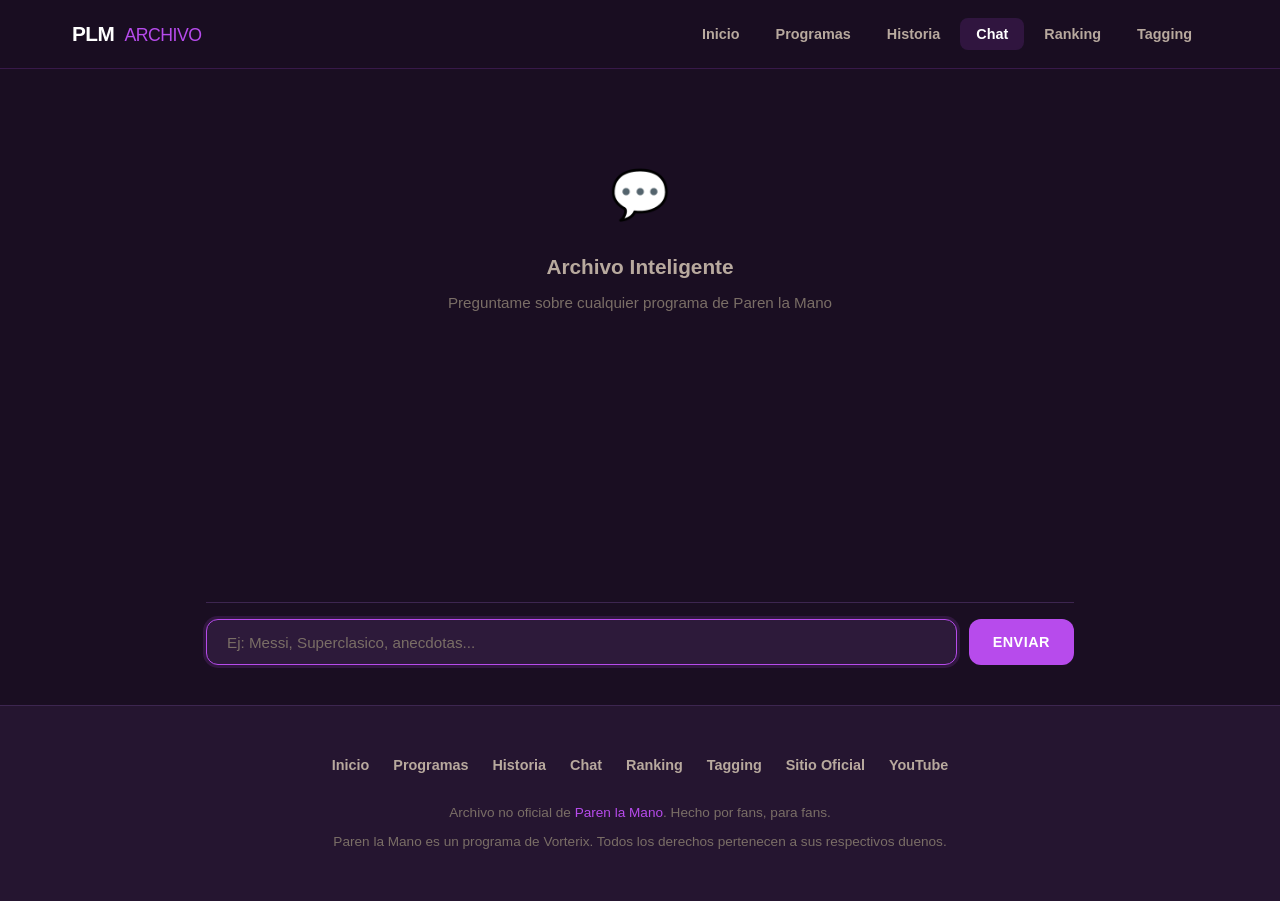
<file: chat.html>
<!DOCTYPE html>
<html lang="es">
<head>
  <meta charset="UTF-8">
  <meta name="viewport" content="width=device-width, initial-scale=1.0">
  <title>Chat - Paren la Mano Archivo</title>
  <meta name="description" content="Chatea con el archivo de Paren la Mano. Busca programas por temas, invitados o momentos.">
  <meta property="og:title" content="Chat - Paren la Mano Archivo">
  <meta property="og:description" content="Busca programas de Paren la Mano usando inteligencia artificial.">
  <meta property="og:type" content="website">
  <link rel="icon" href="data:image/svg+xml,<svg xmlns='http://www.w3.org/2000/svg' viewBox='0 0 100 100'><text y='.9em' font-size='90'>&#127909;</text></svg>">
  <link rel="stylesheet" href="style.css">
  <link rel="stylesheet" href="chat.css">
</head>
<body>

  <nav class="navbar" aria-label="Navegacion principal">
    <div class="navbar-inner">
      <a href="index.html" class="navbar-brand">PLM <span>Archivo</span></a>
      <button class="nav-toggle" aria-label="Menu">
        <span></span><span></span><span></span>
      </button>
      <ul class="nav-links">
        <li><a href="index.html">Inicio</a></li>
        <li><a href="episodes.html">Programas</a></li>
        <li><a href="historia.html">Historia</a></li>
        <li><a href="chat.html" class="active">Chat</a></li>
        <li><a href="ranking.html">Ranking</a></li>
        <li><a href="tagging.html">Tagging</a></li>
      </ul>
    </div>
  </nav>

  <div class="chat-page-wrapper">
    <div class="chat-container">
      <div class="chat-messages" id="chat-messages">
        <div class="chat-welcome">
          <span class="welcome-icon">💬</span>
          <h2>Archivo Inteligente</h2>
          <p>Preguntame sobre cualquier programa de Paren la Mano</p>
        </div>
      </div>
      <div class="chat-input-area">
        <input type="text" id="chat-input" placeholder="Ej: Messi, Superclasico, anecdotas..." autocomplete="off">
        <button class="chat-send-btn" id="chat-send">Enviar</button>
      </div>
    </div>

    <footer class="footer">
      <div class="footer-inner">
        <div class="footer-links">
          <a href="index.html">Inicio</a>
          <a href="episodes.html">Programas</a>
          <a href="historia.html">Historia</a>
          <a href="chat.html">Chat</a>
          <a href="ranking.html">Ranking</a>
          <a href="tagging.html">Tagging</a>
          <a href="https://parenlamano.com" target="_blank" rel="noopener">Sitio Oficial</a>
          <a href="https://www.youtube.com/@Vorterix" target="_blank" rel="noopener">YouTube</a>
        </div>
        <p>Archivo no oficial de <span class="accent">Paren la Mano</span>. Hecho por fans, para fans.</p>
        <p class="footer-disclaimer">Paren la Mano es un programa de Vorterix. Todos los derechos pertenecen a sus respectivos duenos.</p>
      </div>
    </footer>
  </div>

  <script src="script.js"></script>
  <script>
    const API_URL = `${window.location.protocol}//${window.location.hostname}:8889/api/chat`;
    const messagesEl = document.getElementById('chat-messages');
    const inputEl = document.getElementById('chat-input');
    const sendBtn = document.getElementById('chat-send');

    let isWaiting = false;

    function formatDate(dateStr) {
      const date = new Date(dateStr + 'T00:00:00');
      const months = [
        'Enero', 'Febrero', 'Marzo', 'Abril', 'Mayo', 'Junio',
        'Julio', 'Agosto', 'Septiembre', 'Octubre', 'Noviembre', 'Diciembre'
      ];
      return `${date.getDate()} de ${months[date.getMonth()]} ${date.getFullYear()}`;
    }

    function clearWelcome() {
      const welcome = messagesEl.querySelector('.chat-welcome');
      if (welcome) welcome.remove();
    }

    function addUserMessage(text) {
      clearWelcome();
      const bubble = document.createElement('div');
      bubble.className = 'chat-bubble user';
      bubble.textContent = text;
      messagesEl.appendChild(bubble);
      scrollToBottom();
    }

    function addBotMessage(answer, episodes) {
      const bubble = document.createElement('div');
      bubble.className = 'chat-bubble bot';

      // Answer text
      const answerDiv = document.createElement('div');
      answerDiv.className = 'answer-text';
      answerDiv.textContent = answer;
      bubble.appendChild(answerDiv);

      // Episode cards
      if (episodes && episodes.length > 0) {
        const cardsDiv = document.createElement('div');
        cardsDiv.className = 'chat-episodes';

        episodes.forEach(ep => {
          const ytUrl = `https://www.youtube.com/watch?v=${ep.youtube_id}`;
          const thumbUrl = `https://img.youtube.com/vi/${ep.youtube_id}/hqdefault.jpg`;

          const card = document.createElement('a');
          card.className = 'chat-episode-card';
          card.href = ytUrl;
          card.target = '_blank';
          card.rel = 'noopener';

          const numberHtml = ep.numero ? `<span class="ep-number">#${ep.numero}</span>` : '';
          card.innerHTML = `
            <div class="chat-episode-thumb">
              <img src="${thumbUrl}" alt="${ep.titulo}" loading="lazy">
            </div>
            <div class="chat-episode-info">
              ${numberHtml}
              <span class="ep-title">${ep.titulo}</span>
              <span class="ep-date">${formatDate(ep.fecha)}</span>
              <span class="ep-desc">${ep.descripcion}</span>
            </div>
          `;
          cardsDiv.appendChild(card);
        });

        bubble.appendChild(cardsDiv);
      }

      messagesEl.appendChild(bubble);
      scrollToBottom();
    }

    function addLoadingIndicator() {
      const loader = document.createElement('div');
      loader.className = 'chat-loading';
      loader.id = 'chat-loader';
      loader.innerHTML = '<div class="dot"></div><div class="dot"></div><div class="dot"></div>';
      messagesEl.appendChild(loader);
      scrollToBottom();
    }

    function removeLoadingIndicator() {
      const loader = document.getElementById('chat-loader');
      if (loader) loader.remove();
    }

    function scrollToBottom() {
      messagesEl.scrollTop = messagesEl.scrollHeight;
    }

    async function sendMessage() {
      const query = inputEl.value.trim();
      if (!query || isWaiting) return;

      isWaiting = true;
      sendBtn.disabled = true;
      inputEl.value = '';

      addUserMessage(query);
      addLoadingIndicator();

      try {
        const res = await fetch(API_URL, {
          method: 'POST',
          headers: { 'Content-Type': 'application/json' },
          body: JSON.stringify({ query }),
        });

        if (!res.ok) throw new Error(`HTTP ${res.status}`);

        const data = await res.json();
        removeLoadingIndicator();
        addBotMessage(data.answer, data.episodes);
      } catch (err) {
        removeLoadingIndicator();
        addBotMessage(
          'No pude conectarme al servidor. Asegurate de que la API este corriendo en el puerto 8889.',
          []
        );
        console.error('Chat error:', err);
      } finally {
        isWaiting = false;
        sendBtn.disabled = false;
        inputEl.focus();
      }
    }

    sendBtn.addEventListener('click', sendMessage);
    inputEl.addEventListener('keydown', (e) => {
      if (e.key === 'Enter') sendMessage();
    });

    // Focus input on load
    inputEl.focus();
  </script>
</body>
</html>
</file>
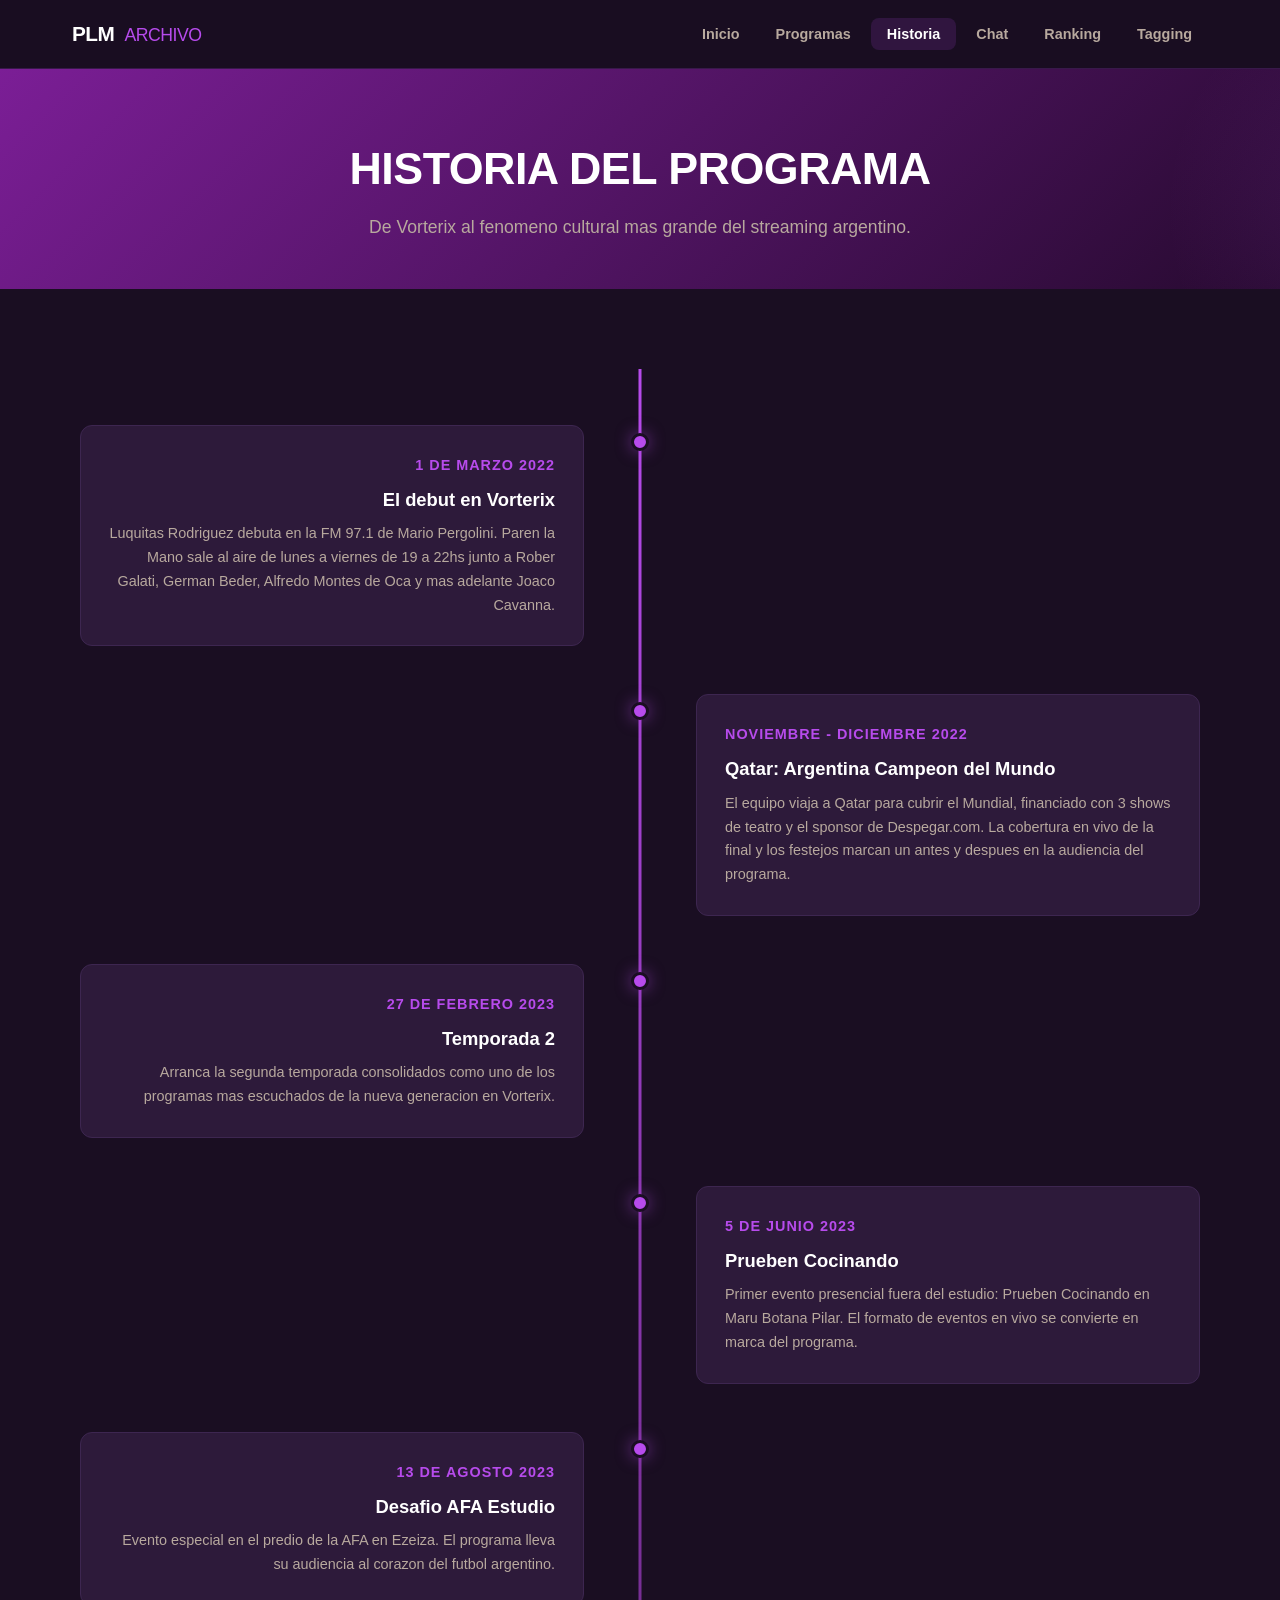
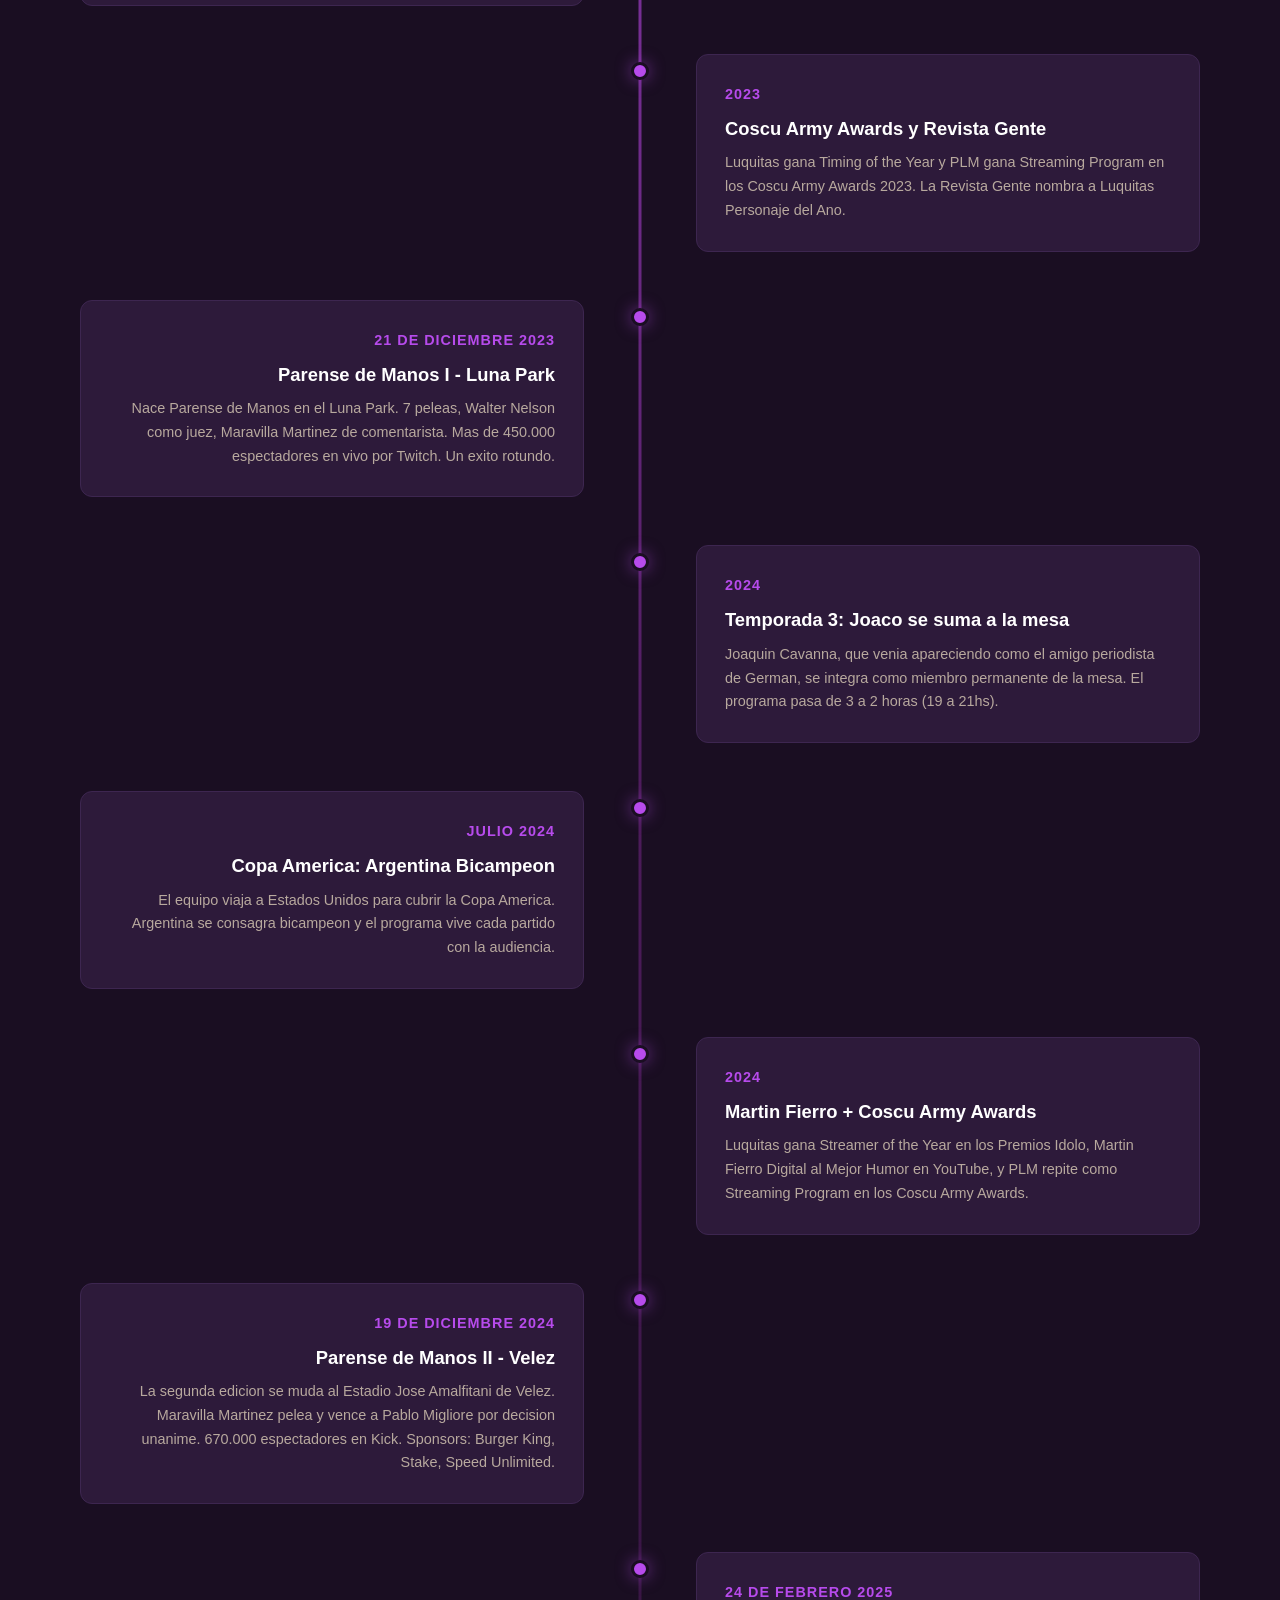
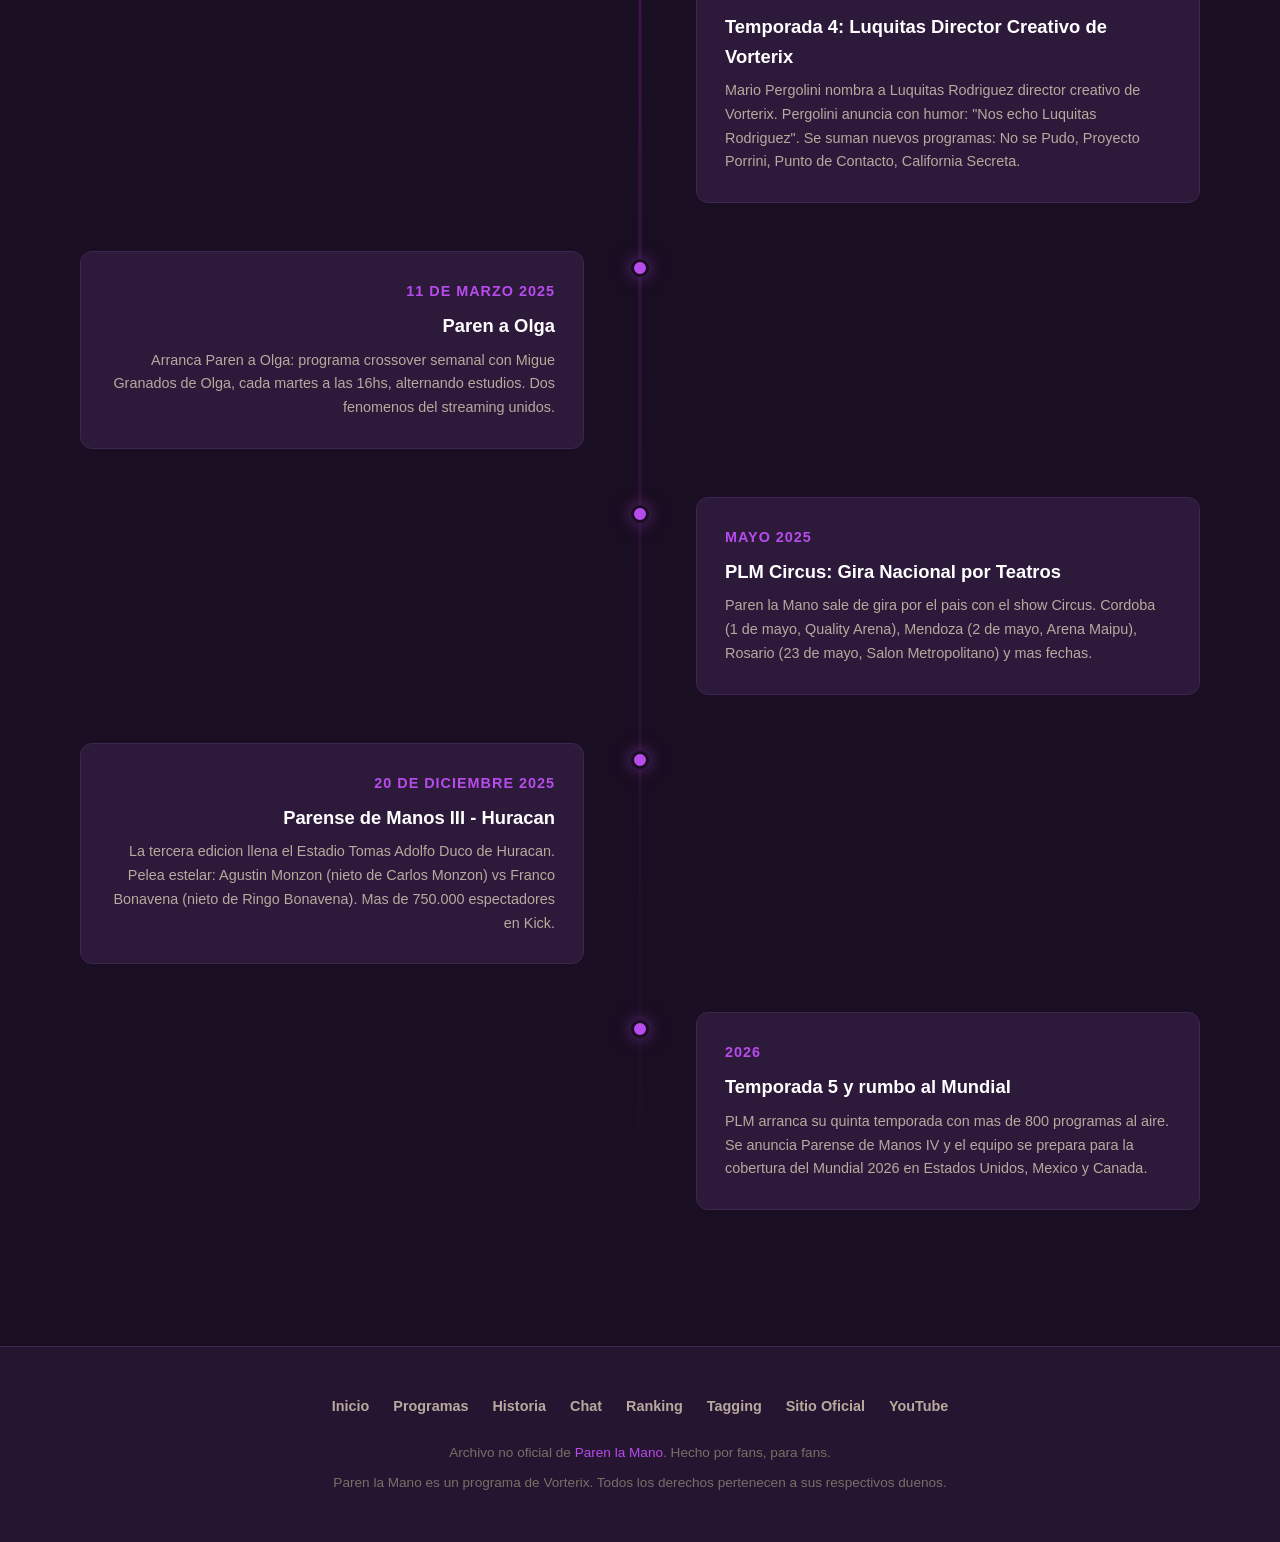
<file: historia.html>
<!DOCTYPE html>
<html lang="es">
<head>
  <meta charset="UTF-8">
  <meta name="viewport" content="width=device-width, initial-scale=1.0">
  <title>Historia - Paren la Mano Archivo</title>
  <meta name="description" content="La historia completa de Paren la Mano, desde sus inicios en Vorterix hasta hoy.">
  <meta property="og:title" content="Historia - Paren la Mano Archivo">
  <meta property="og:description" content="La historia de Paren la Mano desde 2022 hasta hoy.">
  <meta property="og:type" content="website">
  <link rel="icon" href="data:image/svg+xml,<svg xmlns='http://www.w3.org/2000/svg' viewBox='0 0 100 100'><text y='.9em' font-size='90'>&#127909;</text></svg>">
  <link rel="stylesheet" href="style.css">
</head>
<body>

  <nav class="navbar" aria-label="Navegacion principal">
    <div class="navbar-inner">
      <a href="index.html" class="navbar-brand">PLM <span>Archivo</span></a>
      <button class="nav-toggle" aria-label="Menu">
        <span></span><span></span><span></span>
      </button>
      <ul class="nav-links">
        <li><a href="index.html">Inicio</a></li>
        <li><a href="episodes.html">Programas</a></li>
        <li><a href="historia.html" class="active">Historia</a></li>
        <li><a href="chat.html">Chat</a></li>
        <li><a href="ranking.html">Ranking</a></li>
        <li><a href="tagging.html">Tagging</a></li>
      </ul>
    </div>
  </nav>

  <section class="page-header">
    <h1>Historia del Programa</h1>
    <p>De Vorterix al fenomeno cultural mas grande del streaming argentino.</p>
  </section>

  <section class="section">
    <div class="container">
      <div class="timeline">

        <div class="timeline-item">
          <div class="timeline-content">
            <div class="timeline-date">1 de Marzo 2022</div>
            <h3>El debut en Vorterix</h3>
            <p>Luquitas Rodriguez debuta en la FM 97.1 de Mario Pergolini. Paren la Mano sale al aire de lunes a viernes de 19 a 22hs junto a Rober Galati, German Beder, Alfredo Montes de Oca y mas adelante Joaco Cavanna.</p>
          </div>
        </div>

        <div class="timeline-item">
          <div class="timeline-content">
            <div class="timeline-date">Noviembre - Diciembre 2022</div>
            <h3>Qatar: Argentina Campeon del Mundo</h3>
            <p>El equipo viaja a Qatar para cubrir el Mundial, financiado con 3 shows de teatro y el sponsor de Despegar.com. La cobertura en vivo de la final y los festejos marcan un antes y despues en la audiencia del programa.</p>
          </div>
        </div>

        <div class="timeline-item">
          <div class="timeline-content">
            <div class="timeline-date">27 de Febrero 2023</div>
            <h3>Temporada 2</h3>
            <p>Arranca la segunda temporada consolidados como uno de los programas mas escuchados de la nueva generacion en Vorterix.</p>
          </div>
        </div>

        <div class="timeline-item">
          <div class="timeline-content">
            <div class="timeline-date">5 de Junio 2023</div>
            <h3>Prueben Cocinando</h3>
            <p>Primer evento presencial fuera del estudio: Prueben Cocinando en Maru Botana Pilar. El formato de eventos en vivo se convierte en marca del programa.</p>
          </div>
        </div>

        <div class="timeline-item">
          <div class="timeline-content">
            <div class="timeline-date">13 de Agosto 2023</div>
            <h3>Desafio AFA Estudio</h3>
            <p>Evento especial en el predio de la AFA en Ezeiza. El programa lleva su audiencia al corazon del futbol argentino.</p>
          </div>
        </div>

        <div class="timeline-item">
          <div class="timeline-content">
            <div class="timeline-date">2023</div>
            <h3>Coscu Army Awards y Revista Gente</h3>
            <p>Luquitas gana Timing of the Year y PLM gana Streaming Program en los Coscu Army Awards 2023. La Revista Gente nombra a Luquitas Personaje del Ano.</p>
          </div>
        </div>

        <div class="timeline-item">
          <div class="timeline-content">
            <div class="timeline-date">21 de Diciembre 2023</div>
            <h3>Parense de Manos I - Luna Park</h3>
            <p>Nace Parense de Manos en el Luna Park. 7 peleas, Walter Nelson como juez, Maravilla Martinez de comentarista. Mas de 450.000 espectadores en vivo por Twitch. Un exito rotundo.</p>
          </div>
        </div>

        <div class="timeline-item">
          <div class="timeline-content">
            <div class="timeline-date">2024</div>
            <h3>Temporada 3: Joaco se suma a la mesa</h3>
            <p>Joaquin Cavanna, que venia apareciendo como el amigo periodista de German, se integra como miembro permanente de la mesa. El programa pasa de 3 a 2 horas (19 a 21hs).</p>
          </div>
        </div>

        <div class="timeline-item">
          <div class="timeline-content">
            <div class="timeline-date">Julio 2024</div>
            <h3>Copa America: Argentina Bicampeon</h3>
            <p>El equipo viaja a Estados Unidos para cubrir la Copa America. Argentina se consagra bicampeon y el programa vive cada partido con la audiencia.</p>
          </div>
        </div>

        <div class="timeline-item">
          <div class="timeline-content">
            <div class="timeline-date">2024</div>
            <h3>Martin Fierro + Coscu Army Awards</h3>
            <p>Luquitas gana Streamer of the Year en los Premios Idolo, Martin Fierro Digital al Mejor Humor en YouTube, y PLM repite como Streaming Program en los Coscu Army Awards.</p>
          </div>
        </div>

        <div class="timeline-item">
          <div class="timeline-content">
            <div class="timeline-date">19 de Diciembre 2024</div>
            <h3>Parense de Manos II - Velez</h3>
            <p>La segunda edicion se muda al Estadio Jose Amalfitani de Velez. Maravilla Martinez pelea y vence a Pablo Migliore por decision unanime. 670.000 espectadores en Kick. Sponsors: Burger King, Stake, Speed Unlimited.</p>
          </div>
        </div>

        <div class="timeline-item">
          <div class="timeline-content">
            <div class="timeline-date">24 de Febrero 2025</div>
            <h3>Temporada 4: Luquitas Director Creativo de Vorterix</h3>
            <p>Mario Pergolini nombra a Luquitas Rodriguez director creativo de Vorterix. Pergolini anuncia con humor: "Nos echo Luquitas Rodriguez". Se suman nuevos programas: No se Pudo, Proyecto Porrini, Punto de Contacto, California Secreta.</p>
          </div>
        </div>

        <div class="timeline-item">
          <div class="timeline-content">
            <div class="timeline-date">11 de Marzo 2025</div>
            <h3>Paren a Olga</h3>
            <p>Arranca Paren a Olga: programa crossover semanal con Migue Granados de Olga, cada martes a las 16hs, alternando estudios. Dos fenomenos del streaming unidos.</p>
          </div>
        </div>

        <div class="timeline-item">
          <div class="timeline-content">
            <div class="timeline-date">Mayo 2025</div>
            <h3>PLM Circus: Gira Nacional por Teatros</h3>
            <p>Paren la Mano sale de gira por el pais con el show Circus. Cordoba (1 de mayo, Quality Arena), Mendoza (2 de mayo, Arena Maipu), Rosario (23 de mayo, Salon Metropolitano) y mas fechas.</p>
          </div>
        </div>

        <div class="timeline-item">
          <div class="timeline-content">
            <div class="timeline-date">20 de Diciembre 2025</div>
            <h3>Parense de Manos III - Huracan</h3>
            <p>La tercera edicion llena el Estadio Tomas Adolfo Duco de Huracan. Pelea estelar: Agustin Monzon (nieto de Carlos Monzon) vs Franco Bonavena (nieto de Ringo Bonavena). Mas de 750.000 espectadores en Kick.</p>
          </div>
        </div>

        <div class="timeline-item">
          <div class="timeline-content">
            <div class="timeline-date">2026</div>
            <h3>Temporada 5 y rumbo al Mundial</h3>
            <p>PLM arranca su quinta temporada con mas de 800 programas al aire. Se anuncia Parense de Manos IV y el equipo se prepara para la cobertura del Mundial 2026 en Estados Unidos, Mexico y Canada.</p>
          </div>
        </div>

      </div>
    </div>
  </section>

  <footer class="footer">
    <div class="footer-inner">
      <div class="footer-links">
        <a href="index.html">Inicio</a>
        <a href="episodes.html">Programas</a>
        <a href="historia.html">Historia</a>
        <a href="chat.html">Chat</a>
        <a href="ranking.html">Ranking</a>
        <a href="tagging.html">Tagging</a>
        <a href="https://parenlamano.com" target="_blank" rel="noopener">Sitio Oficial</a>
        <a href="https://www.youtube.com/@Parenlamano" target="_blank" rel="noopener">YouTube</a>
      </div>
      <p>Archivo no oficial de <span class="accent">Paren la Mano</span>. Hecho por fans, para fans.</p>
      <p class="footer-disclaimer">Paren la Mano es un programa de Vorterix. Todos los derechos pertenecen a sus respectivos duenos.</p>
    </div>
  </footer>

  <script src="script.js"></script>
</body>
</html>
</file>
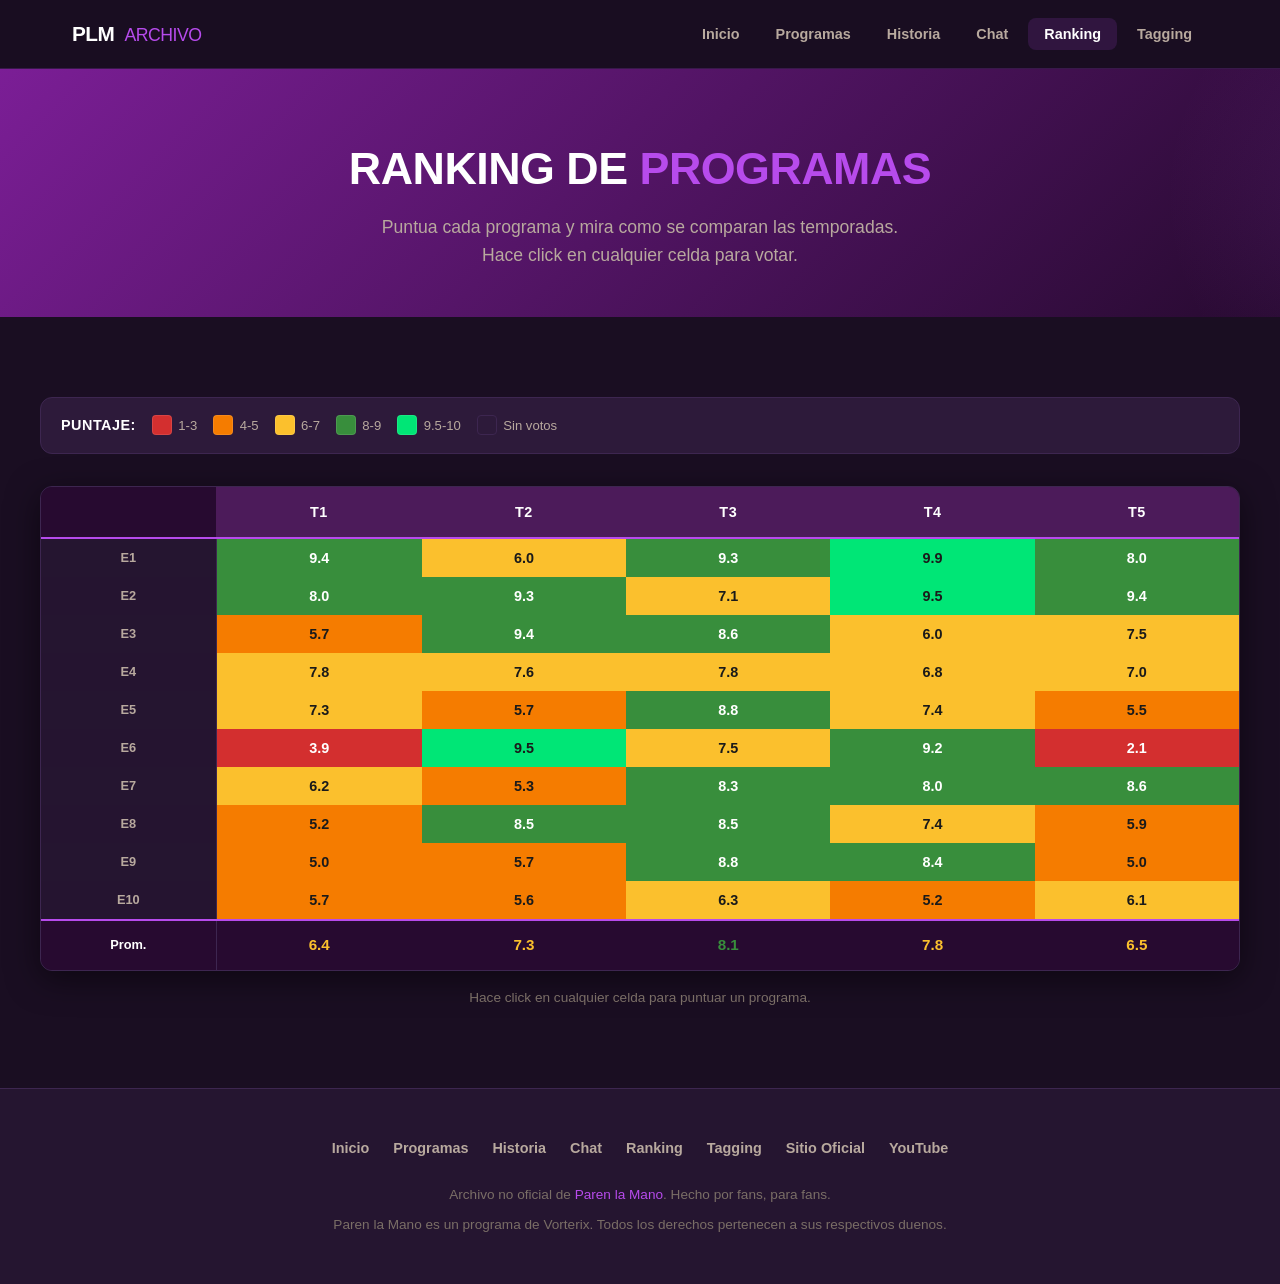
<file: ranking.html>
<!DOCTYPE html>
<html lang="es">
<head>
  <meta charset="UTF-8">
  <meta name="viewport" content="width=device-width, initial-scale=1.0">
  <title>Ranking - Paren la Mano Archivo</title>
  <meta name="description" content="Puntua cada programa de Paren la Mano. Grilla de ratings por temporada estilo IMDB.">
  <meta property="og:title" content="Ranking - Paren la Mano Archivo">
  <meta property="og:description" content="Puntua cada programa de Paren la Mano. Grilla de ratings por temporada.">
  <meta property="og:type" content="website">
  <link rel="icon" href="data:image/svg+xml,<svg xmlns='http://www.w3.org/2000/svg' viewBox='0 0 100 100'><text y='.9em' font-size='90'>&#127909;</text></svg>">
  <link rel="stylesheet" href="style.css">
  <link rel="stylesheet" href="ranking.css">
</head>
<body>

  <nav class="navbar" aria-label="Navegacion principal">
    <div class="navbar-inner">
      <a href="index.html" class="navbar-brand">PLM <span>Archivo</span></a>
      <button class="nav-toggle" aria-label="Menu">
        <span></span><span></span><span></span>
      </button>
      <ul class="nav-links">
        <li><a href="index.html">Inicio</a></li>
        <li><a href="episodes.html">Programas</a></li>
        <li><a href="historia.html">Historia</a></li>
        <li><a href="chat.html">Chat</a></li>
        <li><a href="ranking.html" class="active">Ranking</a></li>
        <li><a href="tagging.html">Tagging</a></li>
      </ul>
    </div>
  </nav>

  <section class="page-header">
    <h1>Ranking de <span class="highlight">Programas</span></h1>
    <p>Puntua cada programa y mira como se comparan las temporadas. Hace click en cualquier celda para votar.</p>
  </section>

  <section class="section">
    <div class="container">

      <!-- Legend -->
      <div class="rating-legend">
        <span class="legend-label">Puntaje:</span>
        <div class="legend-items">
          <div class="legend-item">
            <span class="legend-color" style="background: #d32f2f;"></span>
            <span>1-3</span>
          </div>
          <div class="legend-item">
            <span class="legend-color" style="background: #f57c00;"></span>
            <span>4-5</span>
          </div>
          <div class="legend-item">
            <span class="legend-color" style="background: #fbc02d;"></span>
            <span>6-7</span>
          </div>
          <div class="legend-item">
            <span class="legend-color" style="background: #388e3c;"></span>
            <span>8-9</span>
          </div>
          <div class="legend-item">
            <span class="legend-color" style="background: #00e676;"></span>
            <span>9.5-10</span>
          </div>
          <div class="legend-item legend-none">
            <span class="legend-color" style="background: var(--bg-card);"></span>
            <span>Sin votos</span>
          </div>
        </div>
      </div>

      <!-- Grid -->
      <div class="grid-wrapper">
        <table class="rating-grid" id="rating-grid">
          <thead id="grid-head"></thead>
          <tbody id="grid-body"></tbody>
          <tfoot id="grid-foot"></tfoot>
        </table>
      </div>

      <p class="grid-hint">Hace click en cualquier celda para puntuar un programa.</p>

    </div>
  </section>

  <!-- Rating Modal -->
  <div class="modal-overlay" id="modal-overlay">
    <div class="modal" id="rating-modal">
      <button class="modal-close" id="modal-close" aria-label="Cerrar">&times;</button>
      <h3 class="modal-title" id="modal-title">Temporada 1 - Programa 1</h3>

      <div class="modal-current-avg" id="modal-current-avg">
        <span class="avg-label">Promedio actual:</span>
        <span class="avg-value" id="modal-avg-value">--</span>
        <span class="avg-votes" id="modal-avg-votes">(0 votos)</span>
      </div>

      <!-- Score selector -->
      <div class="score-selector">
        <label class="score-label">Tu puntaje:</label>
        <div class="score-buttons" id="score-buttons"></div>
      </div>

      <!-- Comment -->
      <div class="comment-section">
        <label for="modal-comment" class="comment-label">Comentario (opcional):</label>
        <textarea id="modal-comment" rows="3" placeholder="Que te parecio este programa?"></textarea>
      </div>

      <button class="btn btn-primary modal-submit" id="modal-submit">Enviar Puntaje</button>

      <div class="modal-status" id="modal-status"></div>

      <!-- Existing comments -->
      <div class="modal-comments" id="modal-comments">
        <h4>Comentarios</h4>
        <div class="comments-list" id="comments-list"></div>
      </div>
    </div>
  </div>

  <footer class="footer">
    <div class="footer-inner">
      <div class="footer-links">
        <a href="index.html">Inicio</a>
        <a href="episodes.html">Programas</a>
        <a href="historia.html">Historia</a>
        <a href="chat.html">Chat</a>
        <a href="ranking.html">Ranking</a>
        <a href="tagging.html">Tagging</a>
        <a href="https://parenlamano.com" target="_blank" rel="noopener">Sitio Oficial</a>
        <a href="https://www.youtube.com/@Vorterix" target="_blank" rel="noopener">YouTube</a>
      </div>
      <p>Archivo no oficial de <span class="accent">Paren la Mano</span>. Hecho por fans, para fans.</p>
      <p class="footer-disclaimer">Paren la Mano es un programa de Vorterix. Todos los derechos pertenecen a sus respectivos duenos.</p>
    </div>
  </footer>

  <script src="script.js"></script>
  <script src="ranking.js"></script>
</body>
</html>
</file>
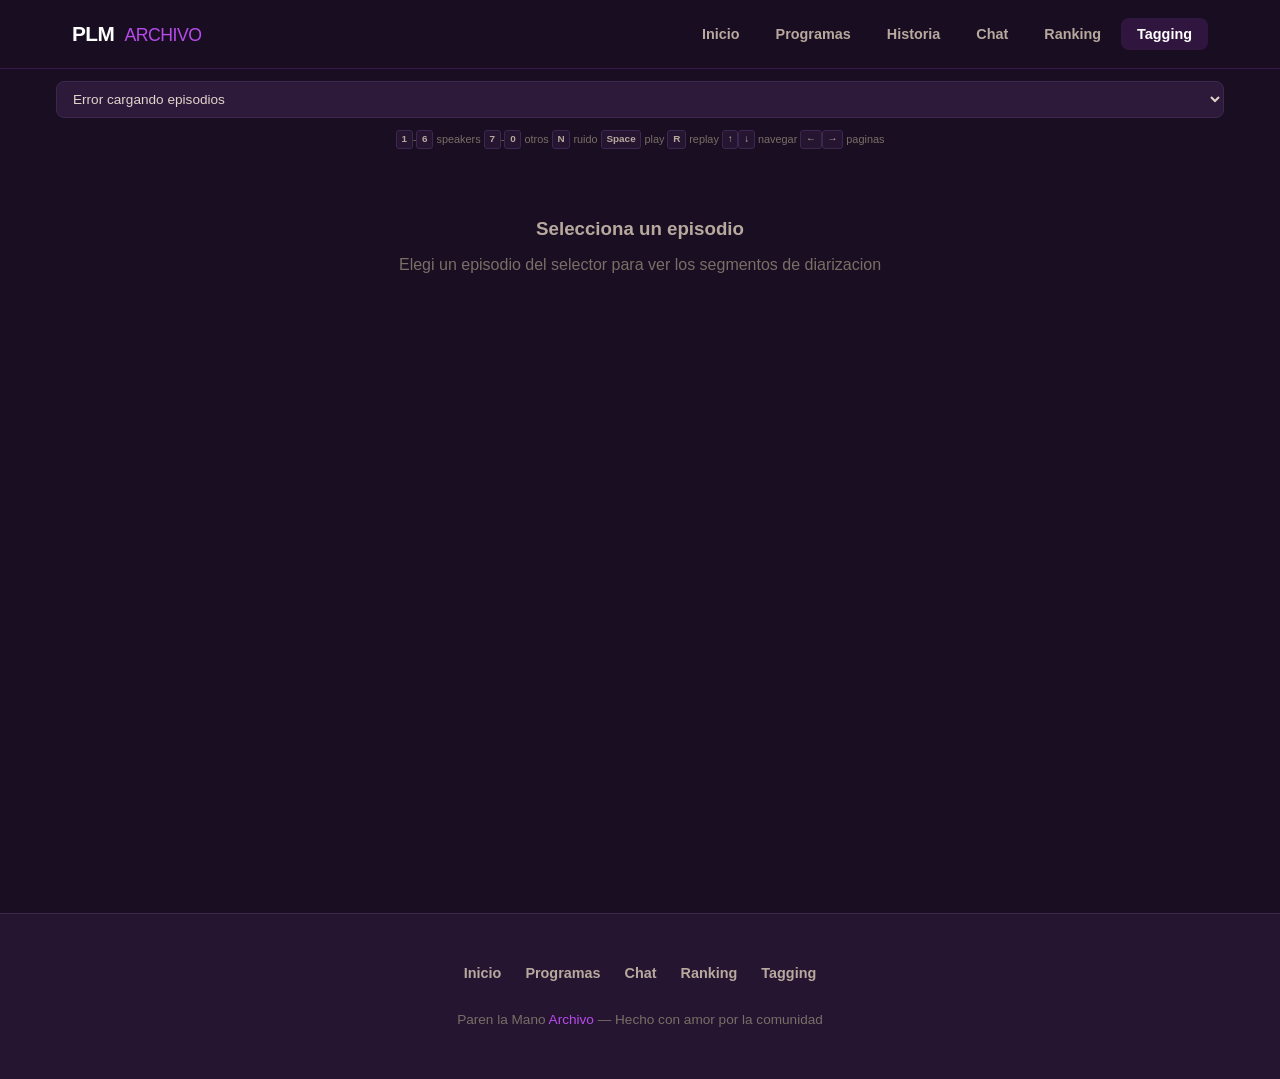
<file: tagging.html>
<!DOCTYPE html>
<html lang="es">
<head>
  <meta charset="UTF-8">
  <meta name="viewport" content="width=device-width, initial-scale=1.0">
  <title>Speaker Tagging - Paren la Mano</title>
  <meta name="description" content="Etiquetado de speakers para el dataset de diarizacion de Paren la Mano.">
  <link rel="icon" href="data:image/svg+xml,<svg xmlns='http://www.w3.org/2000/svg' viewBox='0 0 100 100'><text y='.9em' font-size='90'>&#127908;</text></svg>">
  <link rel="stylesheet" href="style.css">
  <style>
    /* === TAGGING PAGE — FULL REWRITE === */

    .tagging-page {
      max-width: var(--max-width);
      margin: 0 auto;
      display: flex;
      flex-direction: column;
      height: calc(100vh - 56px); /* subtract navbar height */
      overflow: hidden;
    }

    /* --- Fixed top section (never scrolls) --- */
    .tagging-fixed {
      flex-shrink: 0;
      padding: 0.75rem 1rem 0;
      display: flex;
      flex-direction: column;
      gap: 0.6rem;
    }

    /* Episode selector row */
    .episode-row {
      display: flex;
      align-items: center;
      gap: 0.75rem;
    }

    .episode-row select {
      flex: 1;
      min-width: 0;
      background: var(--bg-card);
      border: 1px solid var(--border);
      color: var(--text-primary);
      padding: 0.55rem 0.75rem;
      border-radius: var(--radius-sm);
      font-size: 0.85rem;
      font-family: var(--font-body);
    }

    .episode-row select:focus {
      outline: none;
      border-color: var(--purple-bright);
    }

    .progress-badge {
      flex-shrink: 0;
      font-family: var(--font-heading);
      font-size: 0.8rem;
      color: var(--text-secondary);
      white-space: nowrap;
    }

    .progress-badge strong {
      color: var(--purple-bright);
    }

    /* --- Player card --- */
    .player-card {
      background: var(--bg-card);
      border: 1px solid var(--border);
      border-radius: var(--radius);
      padding: 0.85rem 1rem;
      display: none;
      flex-direction: column;
      gap: 0.5rem;
    }

    .player-card.visible {
      display: flex;
    }

    .player-card audio {
      width: 100%;
      height: 36px;
      border-radius: var(--radius-sm);
    }

    .player-meta {
      display: flex;
      align-items: center;
      gap: 0.6rem;
      flex-wrap: wrap;
      font-size: 0.85rem;
    }

    .player-meta .auto-label {
      color: var(--text-secondary);
      font-size: 0.82rem;
    }

    .player-meta .auto-label strong {
      font-family: var(--font-heading);
    }

    .player-meta .seg-id {
      font-family: var(--font-heading);
      font-weight: 700;
      color: var(--white);
    }

    .player-meta .seg-range {
      font-family: var(--font-heading);
      color: var(--text-muted);
      font-size: 0.8rem;
    }

    .player-transcript {
      font-size: 0.82rem;
      color: var(--text-secondary);
      background: var(--bg-secondary);
      border-radius: var(--radius-sm);
      padding: 0.45rem 0.65rem;
      line-height: 1.45;
      max-height: 3.2em;
      overflow: hidden;
      display: none;
    }

    .player-transcript.visible {
      display: block;
    }

    /* Tag grid: 2 rows x 5 */
    .tag-grid {
      display: grid;
      grid-template-columns: repeat(5, 1fr);
      gap: 0.3rem;
    }

    .tag-btn {
      display: flex;
      flex-direction: column;
      align-items: center;
      justify-content: center;
      padding: 0.4rem 0.2rem;
      border: 2px solid var(--border);
      border-radius: var(--radius-sm);
      background: var(--bg-secondary);
      color: var(--text-primary);
      font-family: var(--font-heading);
      font-weight: 700;
      font-size: 0.75rem;
      cursor: pointer;
      transition: all 0.15s ease;
      text-align: center;
      line-height: 1.2;
      min-height: 38px;
    }

    .tag-btn .key {
      font-size: 0.6rem;
      color: var(--text-muted);
      opacity: 0.7;
      margin-top: 1px;
    }

    .tag-btn:hover {
      transform: translateY(-1px);
    }

    .tag-btn:active {
      transform: translateY(0);
    }

    .tag-btn.selected {
      color: #1a1a2e;
      font-weight: 800;
    }

    /* Speaker-specific colors */
    .tag-btn[data-speaker="Luquitas"]       { border-color: #4ecdc4; }
    .tag-btn[data-speaker="Luquitas"]:hover,
    .tag-btn[data-speaker="Luquitas"].selected { background: #4ecdc4; border-color: #4ecdc4; color: #1a1a2e; }

    .tag-btn[data-speaker="Roberto"]        { border-color: #ff6b6b; }
    .tag-btn[data-speaker="Roberto"]:hover,
    .tag-btn[data-speaker="Roberto"].selected  { background: #ff6b6b; border-color: #ff6b6b; color: #1a1a2e; }

    .tag-btn[data-speaker="Joaquin"]        { border-color: #ffd93d; }
    .tag-btn[data-speaker="Joaquin"]:hover,
    .tag-btn[data-speaker="Joaquin"].selected  { background: #ffd93d; border-color: #ffd93d; color: #1a1a2e; }

    .tag-btn[data-speaker="German"]         { border-color: #6bcb77; }
    .tag-btn[data-speaker="German"]:hover,
    .tag-btn[data-speaker="German"].selected   { background: #6bcb77; border-color: #6bcb77; color: #1a1a2e; }

    .tag-btn[data-speaker="Alfredo"]        { border-color: #4d96ff; }
    .tag-btn[data-speaker="Alfredo"]:hover,
    .tag-btn[data-speaker="Alfredo"].selected  { background: #4d96ff; border-color: #4d96ff; color: #1a1a2e; }

    .tag-btn[data-speaker="Jazmin"]         { border-color: #ff69b4; }
    .tag-btn[data-speaker="Jazmin"]:hover,
    .tag-btn[data-speaker="Jazmin"].selected   { background: #ff69b4; border-color: #ff69b4; color: #1a1a2e; }

    .tag-btn[data-speaker="Otra persona"]   { border-color: #9b59b6; }
    .tag-btn[data-speaker="Otra persona"]:hover,
    .tag-btn[data-speaker="Otra persona"].selected { background: #9b59b6; border-color: #9b59b6; color: #fff; }

    .tag-btn[data-speaker="Voces mezcladas"] { border-color: #e67e22; }
    .tag-btn[data-speaker="Voces mezcladas"]:hover,
    .tag-btn[data-speaker="Voces mezcladas"].selected { background: #e67e22; border-color: #e67e22; color: #fff; }

    .tag-btn[data-speaker="Ruido/Musica"]   { border-color: #7f8c8d; }
    .tag-btn[data-speaker="Ruido/Musica"]:hover,
    .tag-btn[data-speaker="Ruido/Musica"].selected { background: #7f8c8d; border-color: #7f8c8d; color: #fff; }

    .tag-btn[data-speaker="Audio grabado"]  { border-color: #95a5a6; }
    .tag-btn[data-speaker="Audio grabado"]:hover,
    .tag-btn[data-speaker="Audio grabado"].selected { background: #95a5a6; border-color: #95a5a6; color: #1a1a2e; }

    /* Noise checkbox + nav row */
    .controls-row {
      display: flex;
      align-items: center;
      gap: 0.5rem;
    }

    .noise-toggle {
      display: flex;
      align-items: center;
      gap: 0.35rem;
      padding: 0.3rem 0.65rem;
      border: 2px solid var(--border);
      border-radius: var(--radius-sm);
      background: var(--bg-secondary);
      color: var(--text-secondary);
      font-family: var(--font-heading);
      font-weight: 700;
      font-size: 0.75rem;
      cursor: pointer;
      transition: all 0.15s ease;
      user-select: none;
    }

    .noise-toggle:hover { border-color: #e67e22; }

    .noise-toggle.active {
      border-color: #e67e22;
      background: rgba(230, 126, 34, 0.2);
      color: #e67e22;
    }

    .noise-toggle input { display: none; }

    .noise-box {
      width: 14px;
      height: 14px;
      border: 2px solid var(--border);
      border-radius: 3px;
      display: flex;
      align-items: center;
      justify-content: center;
      font-size: 10px;
      line-height: 1;
    }

    .noise-toggle.active .noise-box {
      border-color: #e67e22;
      background: #e67e22;
      color: #1a1a2e;
    }

    .nav-spacer { flex: 1; }

    .nav-btn {
      padding: 0.35rem 0.85rem;
      border: 1px solid var(--border);
      border-radius: var(--radius-sm);
      background: var(--bg-secondary);
      color: var(--text-secondary);
      font-family: var(--font-heading);
      font-weight: 700;
      font-size: 0.78rem;
      cursor: pointer;
      transition: all 0.15s ease;
    }

    .nav-btn:hover:not(:disabled) {
      border-color: var(--purple-bright);
      color: var(--white);
    }

    .nav-btn:disabled {
      opacity: 0.3;
      cursor: not-allowed;
    }

    /* Shortcuts hint (single line) */
    .shortcuts-hint {
      font-size: 0.68rem;
      color: var(--text-muted);
      padding: 0.15rem 0;
      text-align: center;
    }

    .shortcuts-hint kbd {
      display: inline-block;
      padding: 0.05rem 0.3rem;
      border: 1px solid var(--border);
      border-radius: 3px;
      background: var(--bg-secondary);
      color: var(--text-secondary);
      font-family: var(--font-heading);
      font-size: 0.62rem;
      font-weight: 700;
    }

    /* --- Scrollable segment list --- */
    .segment-scroll {
      flex: 1;
      overflow-y: auto;
      padding: 0 1rem 0.5rem;
      min-height: 0;
    }

    .segments-list {
      display: flex;
      flex-direction: column;
      gap: 2px;
    }

    .segment-item {
      display: flex;
      align-items: center;
      gap: 0.5rem;
      padding: 0.4rem 0.6rem;
      border-radius: var(--radius-sm);
      background: var(--bg-card);
      border-left: 3px solid transparent;
      cursor: pointer;
      transition: all 0.12s ease;
      font-size: 0.8rem;
      min-height: 36px;
    }

    .segment-item:hover {
      background: var(--bg-card-hover);
    }

    .segment-item.active {
      border-left-color: var(--purple-bright);
      background: rgba(183, 75, 236, 0.12);
    }

    .segment-item.tagged {
      border-left-color: var(--tagged-color, var(--purple-bright));
    }

    .segment-item.active.tagged {
      border-left-color: var(--purple-bright);
      box-shadow: inset 3px 0 0 0 var(--tagged-color, var(--purple-bright));
    }

    .seg-num {
      font-family: var(--font-heading);
      font-weight: 700;
      color: var(--text-muted);
      font-size: 0.72rem;
      width: 2.8em;
      flex-shrink: 0;
    }

    .seg-time {
      font-family: var(--font-heading);
      color: var(--text-secondary);
      font-size: 0.72rem;
      flex-shrink: 0;
      width: 6.5em;
    }

    .seg-speaker-badge {
      font-weight: 600;
      font-size: 0.7rem;
      padding: 0.08rem 0.4rem;
      border-radius: 6px;
      white-space: nowrap;
      flex-shrink: 0;
    }

    .seg-text {
      flex: 1;
      min-width: 0;
      font-size: 0.75rem;
      color: var(--text-muted);
      line-height: 1.35;
      overflow: hidden;
      text-overflow: ellipsis;
      white-space: nowrap;
    }

    .seg-tag-label {
      flex-shrink: 0;
      font-size: 0.68rem;
      font-weight: 700;
      padding: 0.08rem 0.4rem;
      border-radius: 5px;
      white-space: nowrap;
    }

    .seg-active-dot {
      flex-shrink: 0;
      width: 6px;
      height: 6px;
      border-radius: 50%;
      background: var(--purple-bright);
      display: none;
    }

    .segment-item.active .seg-active-dot {
      display: block;
    }

    /* Pagination row */
    .pagination-row {
      display: flex;
      justify-content: center;
      align-items: center;
      gap: 0.75rem;
      padding: 0.5rem 1rem 0.35rem;
      flex-shrink: 0;
      border-top: 1px solid var(--border);
      display: none;
    }

    .pagination-row.visible {
      display: flex;
    }

    .pagination-row button {
      padding: 0.35rem 0.75rem;
      border: 1px solid var(--border);
      border-radius: var(--radius-sm);
      background: var(--bg-card);
      color: var(--text-secondary);
      font-family: var(--font-heading);
      font-weight: 700;
      font-size: 0.78rem;
      cursor: pointer;
      transition: all 0.15s ease;
    }

    .pagination-row button:hover:not(:disabled) {
      border-color: var(--purple-bright);
      color: var(--white);
    }

    .pagination-row button:disabled {
      opacity: 0.3;
      cursor: not-allowed;
    }

    .page-info {
      color: var(--text-muted);
      font-size: 0.8rem;
      font-family: var(--font-heading);
    }

    /* Footer override: compact */
    .footer {
      flex-shrink: 0;
    }

    /* Empty / loading states */
    .empty-state {
      text-align: center;
      padding: 3rem 1.5rem;
      color: var(--text-muted);
    }

    .empty-state h3 {
      font-family: var(--font-heading);
      color: var(--text-secondary);
      margin-bottom: 0.5rem;
    }

    .loading-spinner {
      text-align: center;
      padding: 2rem;
      color: var(--text-muted);
    }

    /* Stats chips row */
    .stats-row {
      display: flex;
      flex-wrap: wrap;
      gap: 0.35rem;
      padding: 0.15rem 0;
    }

    .stat-chip {
      font-size: 0.68rem;
      padding: 0.1rem 0.4rem;
      border-radius: 10px;
      background: rgba(183, 75, 236, 0.1);
      border: 1px solid rgba(183, 75, 236, 0.15);
      color: var(--text-secondary);
      font-weight: 600;
    }

    .stat-chip .count {
      font-family: var(--font-heading);
    }

    /* Progress bar (thin, below episode row) */
    .progress-bar-wrap {
      height: 4px;
      background: var(--bg-secondary);
      border-radius: 2px;
      overflow: hidden;
      display: none;
    }

    .progress-bar-wrap.visible {
      display: block;
    }

    .progress-bar-fill {
      height: 100%;
      background: linear-gradient(90deg, var(--purple-bright), var(--blue));
      border-radius: 2px;
      transition: width 0.4s ease;
    }

    /* --- Responsive --- */
    @media (max-width: 640px) {
      .tagging-page {
        height: calc(100vh - 52px);
      }

      .tagging-fixed {
        padding: 0.5rem 0.6rem 0;
        gap: 0.45rem;
      }

      .tag-grid {
        gap: 0.25rem;
      }

      .tag-btn {
        padding: 0.35rem 0.15rem;
        font-size: 0.68rem;
        min-height: 34px;
      }

      .tag-btn .key {
        display: none;
      }

      .segment-scroll {
        padding: 0 0.6rem 0.3rem;
      }

      .segment-item {
        padding: 0.35rem 0.45rem;
        gap: 0.35rem;
        font-size: 0.75rem;
      }

      .seg-time {
        display: none;
      }

      .shortcuts-hint {
        display: none;
      }

      .player-card {
        padding: 0.65rem 0.75rem;
      }

      .player-card audio {
        height: 32px;
      }
    }
  </style>
</head>
<body>

  <nav class="navbar" aria-label="Navegacion principal">
    <div class="navbar-inner">
      <a href="index.html" class="navbar-brand">PLM <span>Archivo</span></a>
      <button class="nav-toggle" aria-label="Menu" onclick="document.querySelector('.nav-links').classList.toggle('open')">
        <span></span><span></span><span></span>
      </button>
      <ul class="nav-links">
        <li><a href="index.html">Inicio</a></li>
        <li><a href="episodes.html">Programas</a></li>
        <li><a href="historia.html">Historia</a></li>
        <li><a href="chat.html">Chat</a></li>
        <li><a href="ranking.html">Ranking</a></li>
        <li><a href="tagging.html" class="active">Tagging</a></li>
      </ul>
    </div>
  </nav>

  <div class="tagging-page">
    <!-- FIXED TOP SECTION -->
    <div class="tagging-fixed">

      <!-- Episode selector + progress badge -->
      <div class="episode-row">
        <select id="episode-select">
          <option value="">Cargando episodios...</option>
        </select>
        <span class="progress-badge" id="progress-badge" style="display:none">
          <strong id="progress-tagged">0</strong>/<span id="progress-total">0</span>
          (<strong id="progress-pct">0%</strong>)
        </span>
      </div>

      <!-- Thin progress bar -->
      <div class="progress-bar-wrap" id="progress-bar-wrap">
        <div class="progress-bar-fill" id="progress-bar-fill" style="width:0%"></div>
      </div>

      <!-- Player card -->
      <div class="player-card" id="player-card">
        <audio id="audio-player" controls preload="none"></audio>

        <div class="player-meta">
          <span class="auto-label">Auto: <strong id="player-auto-speaker">--</strong></span>
          <span class="seg-id" id="player-seg-id">#--</span>
          <span class="seg-range" id="player-seg-range">--:-- - --:--</span>
        </div>

        <div class="player-transcript" id="player-transcript"></div>

        <!-- Tag buttons: 2 rows x 5 -->
        <div class="tag-grid" id="tag-grid">
          <button class="tag-btn" data-speaker="Luquitas">Luqui<span class="key">1</span></button>
          <button class="tag-btn" data-speaker="Roberto">Roberto<span class="key">2</span></button>
          <button class="tag-btn" data-speaker="Joaquin">Joaquin<span class="key">3</span></button>
          <button class="tag-btn" data-speaker="German">German<span class="key">4</span></button>
          <button class="tag-btn" data-speaker="Alfredo">Alfredo<span class="key">5</span></button>
          <button class="tag-btn" data-speaker="Jazmin">Jazmin<span class="key">6</span></button>
          <button class="tag-btn" data-speaker="Otra persona">Otra<span class="key">7</span></button>
          <button class="tag-btn" data-speaker="Voces mezcladas">Mezclad<span class="key">8</span></button>
          <button class="tag-btn" data-speaker="Ruido/Musica">Ruido<span class="key">9</span></button>
          <button class="tag-btn" data-speaker="Audio grabado">Grabado<span class="key">0</span></button>
        </div>

        <!-- Noise toggle + nav -->
        <div class="controls-row">
          <label class="noise-toggle" id="noise-toggle">
            <input type="checkbox" id="noise-check">
            <span class="noise-box">&#10003;</span>
            Con ruido (N)
          </label>
          <span class="nav-spacer"></span>
          <button class="nav-btn" id="btn-prev" disabled>&#9664; Anterior</button>
          <button class="nav-btn" id="btn-next" disabled>Siguiente &#9654;</button>
        </div>
      </div>

      <!-- Shortcuts hint -->
      <div class="shortcuts-hint">
        <kbd>1</kbd>-<kbd>6</kbd> speakers
        <kbd>7</kbd>-<kbd>0</kbd> otros
        <kbd>N</kbd> ruido
        <kbd>Space</kbd> play
        <kbd>R</kbd> replay
        <kbd>&#8593;</kbd><kbd>&#8595;</kbd> navegar
        <kbd>&#8592;</kbd><kbd>&#8594;</kbd> paginas
      </div>

      <!-- Stats chips -->
      <div class="stats-row" id="stats-row"></div>
    </div>

    <!-- SCROLLABLE SEGMENT LIST -->
    <div class="segment-scroll" id="segment-scroll">
      <div id="segments-container">
        <div class="empty-state">
          <h3>Selecciona un episodio</h3>
          <p>Elegi un episodio del selector para ver los segmentos de diarizacion</p>
        </div>
      </div>
    </div>

    <!-- PAGINATION -->
    <div class="pagination-row" id="pagination-row">
      <button id="page-prev" disabled>&#9664; Anterior</button>
      <span class="page-info" id="page-info">1 / 1</span>
      <button id="page-next" disabled>Siguiente &#9654;</button>
    </div>
  </div>

  <footer class="footer">
    <div class="footer-inner">
      <div class="footer-links">
        <a href="index.html">Inicio</a>
        <a href="episodes.html">Programas</a>
        <a href="chat.html">Chat</a>
        <a href="ranking.html">Ranking</a>
        <a href="tagging.html">Tagging</a>
      </div>
      <p>Paren la Mano <span class="accent">Archivo</span> — Hecho con amor por la comunidad</p>
    </div>
  </footer>

  <script>
    // --- Configuration ---
    const API = window.location.protocol + '//' + window.location.hostname + ':8889';
    const PER_PAGE = 50;

    const SPEAKERS = [
      'Luquitas', 'Roberto', 'Joaquin', 'German', 'Alfredo',
      'Jazmin', 'Otra persona', 'Voces mezcladas', 'Ruido/Musica', 'Audio grabado'
    ];

    const SPEAKER_COLORS = {
      'Luquitas': '#4ecdc4',
      'Roberto': '#ff6b6b',
      'Joaquin': '#ffd93d',
      'German': '#6bcb77',
      'Alfredo': '#4d96ff',
      'Jazmin': '#ff69b4',
      'Otra persona': '#9b59b6',
      'Voces mezcladas': '#e67e22',
      'Ruido/Musica': '#7f8c8d',
      'Audio grabado': '#95a5a6',
    };

    // --- State ---
    let currentEpisode = null;
    let currentPage = 1;
    let totalPages = 1;
    let segments = [];
    let activeIdx = -1;
    let episodes = [];

    // --- DOM refs ---
    const episodeSelect = document.getElementById('episode-select');
    const progressBadge = document.getElementById('progress-badge');
    const progressTagged = document.getElementById('progress-tagged');
    const progressTotal = document.getElementById('progress-total');
    const progressPct = document.getElementById('progress-pct');
    const progressBarWrap = document.getElementById('progress-bar-wrap');
    const progressBarFill = document.getElementById('progress-bar-fill');
    const statsRow = document.getElementById('stats-row');
    const playerCard = document.getElementById('player-card');
    const audioPlayer = document.getElementById('audio-player');
    const playerAutoSpeaker = document.getElementById('player-auto-speaker');
    const playerSegId = document.getElementById('player-seg-id');
    const playerSegRange = document.getElementById('player-seg-range');
    const playerTranscript = document.getElementById('player-transcript');
    const segmentScroll = document.getElementById('segment-scroll');
    const segmentsContainer = document.getElementById('segments-container');
    const paginationRow = document.getElementById('pagination-row');
    const pageInfo = document.getElementById('page-info');
    const pagePrev = document.getElementById('page-prev');
    const pageNext = document.getElementById('page-next');
    const btnPrev = document.getElementById('btn-prev');
    const btnNext = document.getElementById('btn-next');
    const tagButtons = document.querySelectorAll('#tag-grid .tag-btn');
    const noiseToggle = document.getElementById('noise-toggle');
    const noiseCheck = document.getElementById('noise-check');

    // --- Helpers ---
    function fmtTime(sec) {
      if (sec == null) return '--:--';
      const m = Math.floor(sec / 60);
      const s = Math.floor(sec % 60);
      return m + ':' + String(s).padStart(2, '0');
    }

    function speakerColor(name) {
      if (!name) return '#9b59b6';
      const base = name.replace(/ \+ruido$/, '');
      if (SPEAKER_COLORS[base]) return SPEAKER_COLORS[base];
      // Fuzzy match
      const lower = base.toLowerCase().replace(/[^a-z]/g, '');
      for (const [sp, col] of Object.entries(SPEAKER_COLORS)) {
        if (sp.toLowerCase().replace(/[^a-z]/g, '').startsWith(lower.slice(0, 5))) return col;
      }
      return '#9b59b6';
    }

    // --- API ---
    async function fetchEpisodes() {
      try {
        const res = await fetch(API + '/api/tagging/episodes');
        episodes = await res.json();
        episodeSelect.innerHTML = '<option value="">-- Seleccionar episodio --</option>';
        episodes.forEach(ep => {
          const opt = document.createElement('option');
          opt.value = ep.episode_id;
          opt.textContent = ep.episode_id + ' (' + ep.segment_count + ' seg)';
          episodeSelect.appendChild(opt);
        });
      } catch (e) {
        episodeSelect.innerHTML = '<option value="">Error cargando episodios</option>';
        console.error('fetchEpisodes:', e);
      }
    }

    async function fetchSegments(episodeId, page) {
      segmentsContainer.innerHTML = '<div class="loading-spinner">Cargando segmentos...</div>';
      try {
        const url = API + '/api/tagging/segments?episode_id=' + encodeURIComponent(episodeId)
          + '&page=' + page + '&per_page=' + PER_PAGE;
        const res = await fetch(url);
        const data = await res.json();
        segments = data.segments;
        totalPages = data.total_pages;
        currentPage = data.page;
        renderSegments();
        renderPagination();
      } catch (e) {
        segmentsContainer.innerHTML = '<div class="empty-state"><h3>Error</h3><p>No se pudieron cargar los segmentos</p></div>';
        console.error('fetchSegments:', e);
      }
    }

    async function fetchStats() {
      try {
        const res = await fetch(API + '/api/tagging/stats');
        const data = await res.json();
        renderStats(data);
      } catch (e) {
        console.error('fetchStats:', e);
      }
    }

    async function submitTag(speaker) {
      if (activeIdx < 0 || !currentEpisode) return;
      const seg = segments[activeIdx];
      if (!seg) return;

      const hasNoise = noiseCheck.checked;
      const fullTag = hasNoise ? speaker + ' +ruido' : speaker;

      try {
        const res = await fetch(API + '/api/tagging/tag', {
          method: 'POST',
          headers: { 'Content-Type': 'application/json' },
          body: JSON.stringify({
            episode_id: currentEpisode,
            segment_index: seg.index,
            speaker: fullTag,
            start: seg.start,
            end: seg.end,
          }),
        });
        const data = await res.json();
        if (data.success) {
          seg.tagged_speaker = fullTag;
          updateTagHighlight(fullTag);
          renderSegments();
          fetchStats();
          // Auto-advance to next segment
          if (activeIdx < segments.length - 1) {
            selectSegment(activeIdx + 1);
          }
        }
      } catch (e) {
        console.error('submitTag:', e);
      }
    }

    // --- Rendering ---
    function renderSegments() {
      if (!segments.length) {
        segmentsContainer.innerHTML = '<div class="empty-state"><h3>Sin segmentos</h3><p>No hay segmentos en esta pagina</p></div>';
        return;
      }

      const list = document.createElement('div');
      list.className = 'segments-list';

      segments.forEach((seg, i) => {
        const row = document.createElement('div');
        row.className = 'segment-item';
        if (i === activeIdx) row.classList.add('active');
        if (seg.tagged_speaker) {
          row.classList.add('tagged');
          row.style.setProperty('--tagged-color', speakerColor(seg.tagged_speaker));
        }

        // Segment number
        const num = document.createElement('span');
        num.className = 'seg-num';
        num.textContent = '#' + seg.index;

        // Time range
        const time = document.createElement('span');
        time.className = 'seg-time';
        time.textContent = fmtTime(seg.start) + '-' + fmtTime(seg.end);

        // Auto speaker badge
        const badge = document.createElement('span');
        badge.className = 'seg-speaker-badge';
        const col = speakerColor(seg.speaker);
        badge.style.color = col;
        badge.style.background = col + '18';
        badge.textContent = seg.speaker;

        // Transcript text
        const text = document.createElement('span');
        text.className = 'seg-text';
        text.textContent = seg.text ? '"' + seg.text + '"' : '';

        // Tagged label (right side)
        const tagLabel = document.createElement('span');
        if (seg.tagged_speaker) {
          tagLabel.className = 'seg-tag-label';
          const tc = speakerColor(seg.tagged_speaker);
          tagLabel.style.color = tc;
          tagLabel.style.background = tc + '25';
          tagLabel.textContent = seg.tagged_speaker;
        }

        // Active dot
        const dot = document.createElement('span');
        dot.className = 'seg-active-dot';

        row.appendChild(num);
        row.appendChild(time);
        row.appendChild(badge);
        row.appendChild(text);
        if (seg.tagged_speaker) row.appendChild(tagLabel);
        row.appendChild(dot);

        row.addEventListener('click', () => selectSegment(i));
        list.appendChild(row);
      });

      segmentsContainer.innerHTML = '';
      segmentsContainer.appendChild(list);
    }

    function renderPagination() {
      if (totalPages <= 1) {
        paginationRow.classList.remove('visible');
        return;
      }
      paginationRow.classList.add('visible');
      pageInfo.textContent = currentPage + ' / ' + totalPages;
      pagePrev.disabled = currentPage <= 1;
      pageNext.disabled = currentPage >= totalPages;
    }

    function renderStats(data) {
      // Episode-specific stats
      let pct = data.progress_percent;
      let tagged = data.total_tagged;
      let total = data.total_segments;

      if (currentEpisode) {
        const ep = data.episodes.find(e => e.episode_id === currentEpisode);
        if (ep) {
          pct = ep.progress;
          tagged = ep.tagged;
          total = ep.total_segments;
        }
      }

      progressBadge.style.display = '';
      progressTagged.textContent = tagged;
      progressTotal.textContent = total;
      progressPct.textContent = pct + '%';
      progressBarWrap.classList.add('visible');
      progressBarFill.style.width = pct + '%';

      // Speaker count chips
      statsRow.innerHTML = '';
      const counts = data.speaker_counts || {};
      SPEAKERS.forEach(sp => {
        if (counts[sp]) {
          const chip = document.createElement('span');
          chip.className = 'stat-chip';
          chip.innerHTML = sp + ': <span class="count" style="color:' + (SPEAKER_COLORS[sp] || '#b74bec') + '">' + counts[sp] + '</span>';
          statsRow.appendChild(chip);
        }
      });

      if (data.total_tagged > 0 && data.agreement_rate != null) {
        const chip = document.createElement('span');
        chip.className = 'stat-chip';
        chip.innerHTML = 'Acuerdo: <span class="count">' + Math.round(data.agreement_rate * 100) + '%</span>';
        statsRow.appendChild(chip);
      }
    }

    function updateTagHighlight(speaker) {
      const base = speaker ? speaker.replace(/ \+ruido$/, '') : '';
      tagButtons.forEach(btn => {
        btn.classList.toggle('selected', btn.dataset.speaker === base);
      });
    }

    // --- Segment selection ---
    function selectSegment(idx) {
      if (idx < 0 || idx >= segments.length) return;
      activeIdx = idx;
      const seg = segments[idx];

      // Show player
      playerCard.classList.add('visible');

      // Update player info
      playerSegId.textContent = '#' + seg.index;
      playerSegRange.textContent = fmtTime(seg.start) + ' - ' + fmtTime(seg.end);
      playerAutoSpeaker.textContent = seg.speaker;
      playerAutoSpeaker.style.color = speakerColor(seg.speaker);

      // Transcript
      if (seg.text) {
        playerTranscript.textContent = '"' + seg.text + '"';
        playerTranscript.classList.add('visible');
      } else {
        playerTranscript.classList.remove('visible');
      }

      // Load & play audio
      const audioUrl = API + '/api/tagging/audio/' + currentEpisode + '?start=' + seg.start + '&end=' + seg.end;
      audioPlayer.src = audioUrl;
      audioPlayer.load();
      audioPlayer.play().catch(function() {});

      // Highlight current tag
      updateTagHighlight(seg.tagged_speaker || '');

      // Noise checkbox state — match current segment's tag
      const hasNoise = (seg.tagged_speaker || '').includes('+ruido');
      noiseCheck.checked = hasNoise;
      noiseToggle.classList.toggle('active', hasNoise);

      // Nav buttons
      btnPrev.disabled = activeIdx <= 0;
      btnNext.disabled = activeIdx >= segments.length - 1;

      // Re-render list to update active state
      renderSegments();

      // Scroll active segment into view
      requestAnimationFrame(function() {
        const el = segmentsContainer.querySelector('.segment-item.active');
        if (el) el.scrollIntoView({ behavior: 'smooth', block: 'nearest' });
      });
    }

    // --- Event listeners ---
    episodeSelect.addEventListener('change', function(e) {
      const ep = e.target.value;
      if (!ep) return;
      currentEpisode = ep;
      currentPage = 1;
      activeIdx = -1;
      playerCard.classList.remove('visible');
      fetchSegments(ep, 1);
      fetchStats();
    });

    pagePrev.addEventListener('click', function() {
      if (currentPage > 1) {
        activeIdx = -1;
        fetchSegments(currentEpisode, currentPage - 1);
      }
    });

    pageNext.addEventListener('click', function() {
      if (currentPage < totalPages) {
        activeIdx = -1;
        fetchSegments(currentEpisode, currentPage + 1);
      }
    });

    btnPrev.addEventListener('click', function() {
      if (activeIdx > 0) selectSegment(activeIdx - 1);
    });

    btnNext.addEventListener('click', function() {
      if (activeIdx < segments.length - 1) selectSegment(activeIdx + 1);
    });

    tagButtons.forEach(function(btn) {
      btn.addEventListener('click', function() {
        submitTag(btn.dataset.speaker);
      });
    });

    noiseToggle.addEventListener('click', function(e) {
      e.preventDefault();
      noiseCheck.checked = !noiseCheck.checked;
      noiseToggle.classList.toggle('active', noiseCheck.checked);
    });

    // --- Keyboard shortcuts ---
    document.addEventListener('keydown', function(e) {
      if (e.target.tagName === 'INPUT' || e.target.tagName === 'TEXTAREA' || e.target.tagName === 'SELECT') return;

      switch (e.key) {
        case '1': e.preventDefault(); submitTag('Luquitas'); break;
        case '2': e.preventDefault(); submitTag('Roberto'); break;
        case '3': e.preventDefault(); submitTag('Joaquin'); break;
        case '4': e.preventDefault(); submitTag('German'); break;
        case '5': e.preventDefault(); submitTag('Alfredo'); break;
        case '6': e.preventDefault(); submitTag('Jazmin'); break;
        case '7': e.preventDefault(); submitTag('Otra persona'); break;
        case '8': e.preventDefault(); submitTag('Voces mezcladas'); break;
        case '9': e.preventDefault(); submitTag('Ruido/Musica'); break;
        case '0': e.preventDefault(); submitTag('Audio grabado'); break;
        case 'n':
        case 'N':
          e.preventDefault();
          noiseCheck.checked = !noiseCheck.checked;
          noiseToggle.classList.toggle('active', noiseCheck.checked);
          break;
        case ' ':
          e.preventDefault();
          if (audioPlayer.paused) audioPlayer.play().catch(function() {});
          else audioPlayer.pause();
          break;
        case 'r':
        case 'R':
          e.preventDefault();
          audioPlayer.currentTime = 0;
          audioPlayer.play().catch(function() {});
          break;
        case 'ArrowUp':
          e.preventDefault();
          if (activeIdx > 0) selectSegment(activeIdx - 1);
          break;
        case 'ArrowDown':
          e.preventDefault();
          if (activeIdx < segments.length - 1) selectSegment(activeIdx + 1);
          break;
        case 'ArrowLeft':
          e.preventDefault();
          if (currentPage > 1) {
            activeIdx = -1;
            fetchSegments(currentEpisode, currentPage - 1);
          }
          break;
        case 'ArrowRight':
          e.preventDefault();
          if (currentPage < totalPages) {
            activeIdx = -1;
            fetchSegments(currentEpisode, currentPage + 1);
          }
          break;
      }
    });

    // --- Init ---
    fetchEpisodes();
    fetchStats();
  </script>

</body>
</html>
</file>
<file: style.css>
/* === RESET & BASE === */
*, *::before, *::after {
  margin: 0;
  padding: 0;
  box-sizing: border-box;
}

@import url('https://fonts.googleapis.com/css2?family=Rubik:wght@400;500;600;700;800;900&family=Karla:wght@400;500;600;700&display=swap');

:root {
  --purple-deep: #4c1b5a;
  --purple-bright: #b74bec;
  --purple-dark: #6e2382;
  --purple-darker: #270a30;
  --charcoal: #312c42;
  --cream: #e1d4cb;
  --white: #ffffff;
  --blue: #5194ff;
  --text-primary: #e1d4cb;
  --text-secondary: #b8a99e;
  --text-muted: #7a6e66;
  --bg-primary: #1a0e22;
  --bg-secondary: #251530;
  --bg-card: #2d1a3a;
  --bg-card-hover: #3a2248;
  --border: #3d2650;
  --gradient-primary: linear-gradient(135deg, #7b1e96 0%, #270a30 100%);
  --gradient-hero: linear-gradient(118deg, #7b1e96 1%, #270a30 100%);
  --font-heading: 'Rubik', sans-serif;
  --font-body: 'Karla', sans-serif;
  --max-width: 1200px;
  --radius: 12px;
  --radius-sm: 8px;
  --shadow: 0 8px 32px rgba(0, 0, 0, 0.5);
  --shadow-glow: 0 0 40px rgba(183, 75, 236, 0.15);
  --transition: 0.3s cubic-bezier(0.4, 0, 0.2, 1);
}

html {
  scroll-behavior: smooth;
}

body {
  font-family: var(--font-body);
  background-color: var(--bg-primary);
  color: var(--text-primary);
  line-height: 1.6;
  min-height: 100vh;
}

a {
  color: var(--purple-bright);
  text-decoration: none;
  transition: color var(--transition);
}

a:hover {
  color: var(--cream);
}

img {
  max-width: 100%;
  display: block;
}

/* === NAVBAR === */
.navbar {
  background: rgba(26, 14, 34, 0.92);
  backdrop-filter: blur(20px);
  -webkit-backdrop-filter: blur(20px);
  border-bottom: 1px solid rgba(183, 75, 236, 0.2);
  position: sticky;
  top: 0;
  z-index: 1000;
}

.navbar-inner {
  max-width: var(--max-width);
  margin: 0 auto;
  display: flex;
  align-items: center;
  justify-content: space-between;
  padding: 0 2rem;
  height: 68px;
}

.navbar-brand {
  font-family: var(--font-heading);
  font-size: 1.3rem;
  font-weight: 800;
  color: var(--white);
  letter-spacing: -0.5px;
  text-transform: uppercase;
}

.navbar-brand span {
  color: var(--purple-bright);
  font-weight: 500;
  font-size: 0.85em;
  margin-left: 0.3rem;
}

.nav-links {
  display: flex;
  list-style: none;
  gap: 0.25rem;
}

.nav-links a {
  color: var(--text-secondary);
  padding: 0.5rem 1rem;
  border-radius: var(--radius-sm);
  font-size: 0.9rem;
  font-weight: 600;
  font-family: var(--font-heading);
  transition: all var(--transition);
}

.nav-links a:hover,
.nav-links a.active {
  color: var(--white);
  background: rgba(183, 75, 236, 0.15);
}

.nav-toggle {
  display: none;
  background: none;
  border: none;
  cursor: pointer;
  padding: 0.5rem;
}

.nav-toggle span {
  display: block;
  width: 24px;
  height: 2px;
  background: var(--cream);
  margin: 5px 0;
  transition: all var(--transition);
  border-radius: 2px;
}

/* === HERO === */
.hero {
  background: var(--gradient-hero);
  padding: 6rem 2rem 5rem;
  text-align: center;
  position: relative;
  overflow: hidden;
}

.hero::before {
  content: '';
  position: absolute;
  top: -30%;
  right: -20%;
  width: 600px;
  height: 600px;
  background: radial-gradient(circle, rgba(183, 75, 236, 0.2) 0%, transparent 70%);
  pointer-events: none;
}

.hero::after {
  content: '';
  position: absolute;
  bottom: -40%;
  left: -10%;
  width: 500px;
  height: 500px;
  background: radial-gradient(circle, rgba(81, 148, 255, 0.1) 0%, transparent 70%);
  pointer-events: none;
}

.hero-content {
  max-width: 800px;
  margin: 0 auto;
  position: relative;
  z-index: 1;
}

.hero h1 {
  font-family: var(--font-heading);
  font-size: clamp(2.8rem, 7vw, 4.5rem);
  font-weight: 900;
  text-transform: uppercase;
  line-height: 1.05;
  margin-bottom: 0.5rem;
  color: var(--white);
  letter-spacing: -1px;
}

.hero h1 .highlight {
  background: linear-gradient(135deg, var(--purple-bright) 0%, var(--blue) 100%);
  -webkit-background-clip: text;
  -webkit-text-fill-color: transparent;
  background-clip: text;
}

.hero h1 .subtitle-line {
  display: block;
  font-size: 0.4em;
  color: var(--cream);
  text-transform: none;
  font-weight: 400;
  letter-spacing: 0.5px;
  margin-top: 1rem;
  font-family: var(--font-body);
  -webkit-text-fill-color: var(--cream);
}

.hero-meta {
  display: flex;
  justify-content: center;
  gap: 2rem;
  flex-wrap: wrap;
  margin: 2rem 0;
}

.hero-meta-item {
  display: flex;
  align-items: center;
  gap: 0.5rem;
  color: var(--text-secondary);
  font-size: 0.95rem;
  font-weight: 500;
}

.hero-meta-item .icon {
  width: 8px;
  height: 8px;
  background: var(--purple-bright);
  border-radius: 50%;
  display: inline-block;
}

.hero-description {
  font-size: 1.15rem;
  color: var(--text-secondary);
  max-width: 600px;
  margin: 1.5rem auto 2.5rem;
  line-height: 1.75;
}

.hero-actions {
  display: flex;
  gap: 1rem;
  justify-content: center;
  flex-wrap: wrap;
}

/* === BUTTONS === */
.btn {
  display: inline-flex;
  align-items: center;
  gap: 0.5rem;
  padding: 0.85rem 2rem;
  border-radius: var(--radius);
  font-weight: 700;
  font-size: 0.95rem;
  font-family: var(--font-heading);
  cursor: pointer;
  border: none;
  transition: all var(--transition);
  text-decoration: none;
  text-transform: uppercase;
  letter-spacing: 1px;
}

.btn-primary {
  background: var(--purple-bright);
  color: var(--white);
}

.btn-primary:hover {
  background: #c96ef5;
  color: var(--white);
  transform: translateY(-2px);
  box-shadow: 0 8px 24px rgba(183, 75, 236, 0.4);
}

.btn-outline {
  background: transparent;
  color: var(--cream);
  border: 2px solid rgba(183, 75, 236, 0.4);
}

.btn-outline:hover {
  border-color: var(--purple-bright);
  color: var(--white);
  background: rgba(183, 75, 236, 0.1);
  transform: translateY(-2px);
}

/* === SECTIONS === */
.section {
  padding: 5rem 2rem;
}

.section-dark {
  background: var(--bg-secondary);
}

.container {
  max-width: var(--max-width);
  margin: 0 auto;
}

.section-header {
  text-align: center;
  margin-bottom: 3rem;
}

.section-header h2 {
  font-family: var(--font-heading);
  font-size: 2.2rem;
  font-weight: 800;
  text-transform: uppercase;
  letter-spacing: -0.5px;
  margin-bottom: 0.5rem;
  color: var(--white);
}

.section-header h2 .accent {
  color: var(--purple-bright);
}

.section-header p {
  color: var(--text-secondary);
  font-size: 1.05rem;
  max-width: 550px;
  margin: 0 auto;
}

/* === STATS BAR === */
.stats-bar {
  display: grid;
  grid-template-columns: repeat(auto-fit, minmax(180px, 1fr));
  gap: 2rem;
  padding: 2.5rem 0;
}

.stat-item {
  text-align: center;
  padding: 1.5rem 1rem;
  border-radius: var(--radius);
  background: rgba(183, 75, 236, 0.06);
  border: 1px solid rgba(183, 75, 236, 0.12);
}

.stat-number {
  font-family: var(--font-heading);
  font-size: 2.8rem;
  font-weight: 900;
  color: var(--purple-bright);
  line-height: 1;
}

.stat-label {
  color: var(--text-secondary);
  font-size: 0.9rem;
  margin-top: 0.4rem;
  font-weight: 500;
}

/* === EPISODE CARDS === */
.episodes-grid {
  display: grid;
  grid-template-columns: repeat(auto-fill, minmax(350px, 1fr));
  gap: 1.5rem;
}

.episode-card {
  background: var(--bg-card);
  border-radius: var(--radius);
  overflow: hidden;
  transition: all var(--transition);
  border: 1px solid var(--border);
}

.episode-card:hover {
  transform: translateY(-4px);
  box-shadow: var(--shadow), var(--shadow-glow);
  border-color: rgba(183, 75, 236, 0.3);
  background: var(--bg-card-hover);
}

.episode-thumb {
  position: relative;
  padding-top: 56.25%;
  background: #000;
}

.episode-thumb img {
  position: absolute;
  top: 0;
  left: 0;
  width: 100%;
  height: 100%;
  object-fit: cover;
  transition: opacity var(--transition);
}

.episode-card:hover .episode-thumb img {
  opacity: 0.85;
}

.episode-thumb .duration-badge {
  position: absolute;
  bottom: 8px;
  right: 8px;
  background: rgba(0, 0, 0, 0.85);
  color: #fff;
  padding: 3px 10px;
  border-radius: 6px;
  font-size: 0.8rem;
  font-weight: 700;
  font-family: var(--font-heading);
}

.episode-body {
  padding: 1.25rem;
}

.episode-meta {
  display: flex;
  align-items: center;
  gap: 1rem;
  margin-bottom: 0.6rem;
  font-size: 0.82rem;
  color: var(--text-muted);
}

.episode-number {
  background: var(--purple-bright);
  color: var(--white);
  padding: 3px 10px;
  border-radius: 6px;
  font-weight: 700;
  font-size: 0.75rem;
  font-family: var(--font-heading);
}

.episode-body h3 {
  font-family: var(--font-heading);
  font-size: 1.05rem;
  font-weight: 700;
  line-height: 1.35;
  margin-bottom: 0.5rem;
  color: var(--white);
}

.episode-body h3 a {
  color: inherit;
}

.episode-body h3 a:hover {
  color: var(--purple-bright);
}

.episode-body p {
  font-size: 0.88rem;
  color: var(--text-secondary);
  line-height: 1.6;
  display: -webkit-box;
  -webkit-line-clamp: 3;
  -webkit-box-orient: vertical;
  overflow: hidden;
}

.episode-actions {
  margin-top: 1rem;
  display: flex;
  gap: 0.5rem;
}

.episode-actions a {
  font-size: 0.82rem;
  padding: 0.45rem 1rem;
  border-radius: var(--radius-sm);
  background: rgba(183, 75, 236, 0.12);
  color: var(--purple-bright);
  font-weight: 700;
  font-family: var(--font-heading);
  transition: all var(--transition);
}

.episode-actions a:hover {
  background: var(--purple-bright);
  color: var(--white);
}

/* === SEARCH/FILTER BAR === */
.filter-bar {
  display: flex;
  gap: 1rem;
  margin-bottom: 2rem;
  flex-wrap: wrap;
}

.filter-bar input,
.filter-bar select {
  background: var(--bg-card);
  border: 1px solid var(--border);
  color: var(--text-primary);
  padding: 0.85rem 1.25rem;
  border-radius: var(--radius);
  font-size: 0.95rem;
  font-family: var(--font-body);
  transition: border-color var(--transition);
}

.filter-bar input:focus,
.filter-bar select:focus {
  outline: none;
  border-color: var(--purple-bright);
  box-shadow: 0 0 0 3px rgba(183, 75, 236, 0.15);
}

.filter-bar input {
  flex: 1;
  min-width: 250px;
}

.filter-bar select {
  min-width: 200px;
}

.results-count {
  color: var(--text-muted);
  font-size: 0.9rem;
  margin-bottom: 1.5rem;
}

.no-results {
  text-align: center;
  padding: 4rem 2rem;
  color: var(--text-muted);
  grid-column: 1 / -1;
}

.no-results h3 {
  font-family: var(--font-heading);
  font-size: 1.3rem;
  margin-bottom: 0.5rem;
  color: var(--text-secondary);
}

/* === TIMELINE / HISTORIA === */
.timeline {
  position: relative;
  padding: 2rem 0;
}

.timeline::before {
  content: '';
  position: absolute;
  left: 50%;
  top: 0;
  bottom: 0;
  width: 3px;
  background: linear-gradient(to bottom, var(--purple-bright), var(--purple-deep), transparent);
  transform: translateX(-50%);
}

.timeline-item {
  position: relative;
  width: 50%;
  padding: 1.5rem 2.5rem;
}

.timeline-item:nth-child(odd) {
  left: 0;
  text-align: right;
  padding-right: 3.5rem;
}

.timeline-item:nth-child(even) {
  left: 50%;
  padding-left: 3.5rem;
}

.timeline-item::before {
  content: '';
  position: absolute;
  top: 2rem;
  width: 18px;
  height: 18px;
  background: var(--purple-bright);
  border-radius: 50%;
  border: 3px solid var(--bg-primary);
  z-index: 1;
  box-shadow: 0 0 16px rgba(183, 75, 236, 0.5);
}

.timeline-item:nth-child(odd)::before {
  right: -9px;
}

.timeline-item:nth-child(even)::before {
  left: -9px;
}

.timeline-content {
  background: var(--bg-card);
  padding: 1.75rem;
  border-radius: var(--radius);
  border: 1px solid var(--border);
  transition: all var(--transition);
}

.timeline-content:hover {
  border-color: rgba(183, 75, 236, 0.3);
  box-shadow: var(--shadow), var(--shadow-glow);
  transform: translateY(-2px);
}

.timeline-date {
  color: var(--purple-bright);
  font-weight: 800;
  font-size: 0.9rem;
  font-family: var(--font-heading);
  text-transform: uppercase;
  letter-spacing: 1px;
  margin-bottom: 0.5rem;
}

.timeline-content h3 {
  font-family: var(--font-heading);
  font-size: 1.15rem;
  font-weight: 700;
  margin-bottom: 0.5rem;
  color: var(--white);
}

.timeline-content p {
  color: var(--text-secondary);
  font-size: 0.9rem;
  line-height: 1.65;
}

/* === PAGE HEADER (for sub-pages) === */
.page-header {
  background: var(--gradient-primary);
  padding: 4rem 2rem 3rem;
  text-align: center;
  position: relative;
  overflow: hidden;
}

.page-header::before {
  content: '';
  position: absolute;
  top: -50%;
  right: -30%;
  width: 500px;
  height: 500px;
  background: radial-gradient(circle, rgba(183, 75, 236, 0.15) 0%, transparent 70%);
  pointer-events: none;
}

.page-header h1 {
  font-family: var(--font-heading);
  font-size: 2.8rem;
  font-weight: 900;
  text-transform: uppercase;
  letter-spacing: -0.5px;
  color: var(--white);
  margin-bottom: 0.5rem;
  position: relative;
}

.page-header p {
  color: var(--text-secondary);
  font-size: 1.1rem;
  max-width: 550px;
  margin: 0 auto;
  position: relative;
}

/* === FOOTER === */
.footer {
  background: var(--bg-secondary);
  border-top: 1px solid var(--border);
  padding: 3rem 2rem;
  text-align: center;
}

.footer-inner {
  max-width: var(--max-width);
  margin: 0 auto;
}

.footer-links {
  display: flex;
  justify-content: center;
  gap: 1.5rem;
  flex-wrap: wrap;
  margin-bottom: 1.5rem;
}

.footer-links a {
  color: var(--text-secondary);
  font-size: 0.9rem;
  font-weight: 600;
  font-family: var(--font-heading);
}

.footer-links a:hover {
  color: var(--purple-bright);
}

.footer p {
  color: var(--text-muted);
  font-size: 0.85rem;
}

.footer .accent {
  color: var(--purple-bright);
}

.footer-disclaimer {
  margin-top: 0.5rem;
}

/* === SECTION CTA === */
.section-cta {
  text-align: center;
  margin-top: 2.5rem;
}

/* === RESPONSIVE === */
@media (max-width: 768px) {
  .nav-toggle {
    display: block;
  }

  .nav-links {
    display: none;
    position: absolute;
    top: 68px;
    left: 0;
    right: 0;
    background: rgba(26, 14, 34, 0.98);
    backdrop-filter: blur(20px);
    flex-direction: column;
    padding: 1rem;
    border-bottom: 1px solid rgba(183, 75, 236, 0.2);
  }

  .nav-links.open {
    display: flex;
  }

  .nav-links a {
    padding: 0.75rem 1rem;
  }

  .hero {
    padding: 4rem 1.5rem 3rem;
  }

  .section {
    padding: 3rem 1.25rem;
  }

  .episodes-grid {
    grid-template-columns: 1fr;
  }

  /* Timeline mobile */
  .timeline::before {
    left: 20px;
  }

  .timeline-item,
  .timeline-item:nth-child(odd),
  .timeline-item:nth-child(even) {
    width: 100%;
    left: 0;
    text-align: left;
    padding-left: 50px;
    padding-right: 0;
  }

  .timeline-item::before,
  .timeline-item:nth-child(odd)::before,
  .timeline-item:nth-child(even)::before {
    left: 12px;
    right: auto;
  }

  .filter-bar {
    flex-direction: column;
  }

  .filter-bar input {
    min-width: 100%;
  }

  .hero-meta {
    flex-direction: column;
    align-items: center;
    gap: 0.75rem;
  }

  .page-header h1 {
    font-size: 2rem;
  }
}

@media (max-width: 480px) {
  .hero h1 {
    font-size: 2.2rem;
  }

  .stat-number {
    font-size: 2rem;
  }

  .stats-bar {
    grid-template-columns: repeat(2, 1fr);
    gap: 1rem;
  }
}

/* === CHAT CTA (homepage) === */
.chat-cta-section {
  background: var(--bg-primary);
}

.chat-cta-card {
  display: grid;
  grid-template-columns: 1fr 1fr;
  gap: 3rem;
  align-items: center;
  background: var(--gradient-primary);
  border-radius: var(--radius);
  padding: 3rem;
  border: 1px solid rgba(183, 75, 236, 0.25);
  box-shadow: var(--shadow-glow);
}

.chat-cta-content h2 {
  font-family: var(--font-heading);
  font-size: 1.8rem;
  font-weight: 800;
  color: var(--white);
  margin-bottom: 1rem;
  line-height: 1.2;
}

.chat-cta-content p {
  color: var(--text-secondary);
  font-size: 1rem;
  line-height: 1.7;
  margin-bottom: 1.5rem;
}

.chat-cta-preview {
  display: flex;
  flex-direction: column;
  gap: 0.6rem;
}

.preview-bubble {
  padding: 0.7rem 1rem;
  border-radius: 12px;
  font-size: 0.85rem;
  font-family: var(--font-body);
  max-width: 85%;
  line-height: 1.4;
}

.preview-user {
  align-self: flex-end;
  background: var(--purple-dark);
  color: var(--white);
  border-bottom-right-radius: 4px;
}

.preview-bot {
  align-self: flex-start;
  background: var(--bg-card);
  color: var(--text-primary);
  border: 1px solid var(--border);
  border-bottom-left-radius: 4px;
}

@media (max-width: 768px) {
  .chat-cta-card {
    grid-template-columns: 1fr;
    gap: 2rem;
    padding: 2rem 1.5rem;
  }

  .chat-cta-content h2 {
    font-size: 1.4rem;
  }

  .chat-cta-preview {
    display: none;
  }
}

/* === UTILITY === */
.sr-only {
  position: absolute;
  width: 1px;
  height: 1px;
  padding: 0;
  margin: -1px;
  overflow: hidden;
  clip: rect(0, 0, 0, 0);
  white-space: nowrap;
  border: 0;
}

/* === LOADING SKELETON === */
.skeleton {
  background: linear-gradient(90deg, var(--bg-card) 25%, var(--bg-card-hover) 50%, var(--bg-card) 75%);
  background-size: 200% 100%;
  animation: shimmer 1.5s infinite;
  border-radius: var(--radius);
}

@keyframes shimmer {
  0% { background-position: 200% 0; }
  100% { background-position: -200% 0; }
}

/* === SCROLLBAR === */
::-webkit-scrollbar {
  width: 8px;
}

::-webkit-scrollbar-track {
  background: var(--bg-primary);
}

::-webkit-scrollbar-thumb {
  background: var(--purple-deep);
  border-radius: 4px;
}

::-webkit-scrollbar-thumb:hover {
  background: var(--purple-dark);
}
</file>
<file: chat.css>
/* === Chat Page Styles === */

.chat-page-wrapper {
  display: flex;
  flex-direction: column;
  min-height: calc(100vh - 68px);
}

.chat-container {
  flex: 1;
  max-width: 900px;
  width: 100%;
  margin: 0 auto;
  display: flex;
  flex-direction: column;
  padding: 1.5rem 1rem;
}

/* --- Messages area --- */
.chat-messages {
  flex: 1;
  overflow-y: auto;
  padding: 1rem 0;
  display: flex;
  flex-direction: column;
  gap: 1rem;
}

/* --- Message bubbles --- */
.chat-bubble {
  max-width: 80%;
  padding: 1rem 1.25rem;
  border-radius: var(--radius);
  line-height: 1.6;
  font-size: 0.95rem;
  animation: fadeInUp 0.3s ease;
}

@keyframes fadeInUp {
  from {
    opacity: 0;
    transform: translateY(10px);
  }
  to {
    opacity: 1;
    transform: translateY(0);
  }
}

.chat-bubble.user {
  align-self: flex-end;
  background: var(--purple-dark);
  color: var(--white);
  border-bottom-right-radius: 4px;
}

.chat-bubble.bot {
  align-self: flex-start;
  background: var(--bg-card);
  color: var(--text-primary);
  border: 1px solid var(--border);
  border-bottom-left-radius: 4px;
}

.chat-bubble.bot .answer-text {
  white-space: pre-line;
}

/* --- Episode cards inside chat --- */
.chat-episodes {
  display: flex;
  flex-direction: column;
  gap: 0.75rem;
  margin-top: 1rem;
}

.chat-episode-card {
  display: flex;
  gap: 1rem;
  background: var(--bg-secondary);
  border: 1px solid var(--border);
  border-radius: var(--radius-sm);
  padding: 0.85rem;
  transition: all var(--transition);
  text-decoration: none;
  color: inherit;
}

.chat-episode-card:hover {
  border-color: rgba(183, 75, 236, 0.4);
  background: var(--bg-card-hover);
  transform: translateX(4px);
  color: inherit;
}

.chat-episode-thumb {
  width: 120px;
  min-width: 120px;
  border-radius: 6px;
  overflow: hidden;
  aspect-ratio: 16 / 9;
  background: #000;
}

.chat-episode-thumb img {
  width: 100%;
  height: 100%;
  object-fit: cover;
}

.chat-episode-info {
  flex: 1;
  display: flex;
  flex-direction: column;
  justify-content: center;
  gap: 0.25rem;
}

.chat-episode-info .ep-number {
  display: inline-block;
  background: var(--purple-bright);
  color: var(--white);
  padding: 2px 8px;
  border-radius: 4px;
  font-weight: 700;
  font-size: 0.7rem;
  font-family: var(--font-heading);
  width: fit-content;
}

.chat-episode-info .ep-title {
  font-family: var(--font-heading);
  font-size: 0.9rem;
  font-weight: 700;
  color: var(--white);
  line-height: 1.3;
}

.chat-episode-info .ep-date {
  font-size: 0.78rem;
  color: var(--text-muted);
}

.chat-episode-info .ep-desc {
  font-size: 0.8rem;
  color: var(--text-secondary);
  line-height: 1.5;
  display: -webkit-box;
  -webkit-line-clamp: 2;
  -webkit-box-orient: vertical;
  overflow: hidden;
}

/* --- Loading dots --- */
.chat-loading {
  display: flex;
  align-items: center;
  gap: 6px;
  padding: 1rem 1.25rem;
  align-self: flex-start;
  background: var(--bg-card);
  border: 1px solid var(--border);
  border-radius: var(--radius);
  border-bottom-left-radius: 4px;
}

.chat-loading .dot {
  width: 8px;
  height: 8px;
  border-radius: 50%;
  background: var(--purple-bright);
  animation: bounce 1.4s infinite ease-in-out both;
}

.chat-loading .dot:nth-child(1) { animation-delay: -0.32s; }
.chat-loading .dot:nth-child(2) { animation-delay: -0.16s; }
.chat-loading .dot:nth-child(3) { animation-delay: 0s; }

@keyframes bounce {
  0%, 80%, 100% {
    transform: scale(0);
    opacity: 0.4;
  }
  40% {
    transform: scale(1);
    opacity: 1;
  }
}

/* --- Input area --- */
.chat-input-area {
  display: flex;
  gap: 0.75rem;
  padding: 1rem 0;
  border-top: 1px solid var(--border);
  background: var(--bg-primary);
  position: sticky;
  bottom: 0;
}

.chat-input-area input {
  flex: 1;
  background: var(--bg-card);
  border: 1px solid var(--border);
  color: var(--text-primary);
  padding: 0.85rem 1.25rem;
  border-radius: var(--radius);
  font-size: 0.95rem;
  font-family: var(--font-body);
  transition: border-color var(--transition);
}

.chat-input-area input:focus {
  outline: none;
  border-color: var(--purple-bright);
  box-shadow: 0 0 0 3px rgba(183, 75, 236, 0.15);
}

.chat-input-area input::placeholder {
  color: var(--text-muted);
}

.chat-send-btn {
  background: var(--purple-bright);
  color: var(--white);
  border: none;
  padding: 0.85rem 1.5rem;
  border-radius: var(--radius);
  font-weight: 700;
  font-size: 0.9rem;
  font-family: var(--font-heading);
  cursor: pointer;
  transition: all var(--transition);
  text-transform: uppercase;
  letter-spacing: 0.5px;
  white-space: nowrap;
}

.chat-send-btn:hover {
  background: #c96ef5;
  transform: translateY(-1px);
  box-shadow: 0 4px 16px rgba(183, 75, 236, 0.4);
}

.chat-send-btn:disabled {
  opacity: 0.5;
  cursor: not-allowed;
  transform: none;
  box-shadow: none;
}

/* --- Welcome message --- */
.chat-welcome {
  text-align: center;
  padding: 3rem 1rem;
  color: var(--text-muted);
}

.chat-welcome .welcome-icon {
  font-size: 3rem;
  margin-bottom: 1rem;
  display: block;
}

.chat-welcome h2 {
  font-family: var(--font-heading);
  font-size: 1.3rem;
  font-weight: 700;
  color: var(--text-secondary);
  margin-bottom: 0.5rem;
}

.chat-welcome p {
  font-size: 0.95rem;
  max-width: 400px;
  margin: 0 auto;
  line-height: 1.6;
}

/* --- Responsive --- */
@media (max-width: 768px) {
  .chat-container {
    padding: 1rem 0.75rem;
  }

  .chat-bubble {
    max-width: 92%;
  }

  .chat-episode-thumb {
    width: 80px;
    min-width: 80px;
  }

  .chat-episode-info .ep-desc {
    display: none;
  }

  .chat-send-btn {
    padding: 0.85rem 1rem;
  }
}

@media (max-width: 480px) {
  .chat-episode-card {
    flex-direction: column;
    gap: 0.5rem;
  }

  .chat-episode-thumb {
    width: 100%;
    min-width: unset;
  }
}
</file>
<file: ranking.css>
/* === RANKING PAGE === */

/* Legend */
.rating-legend {
  display: flex;
  align-items: center;
  gap: 1rem;
  flex-wrap: wrap;
  margin-bottom: 2rem;
  padding: 1rem 1.25rem;
  background: var(--bg-card);
  border: 1px solid var(--border);
  border-radius: var(--radius);
}

.legend-label {
  font-family: var(--font-heading);
  font-weight: 700;
  font-size: 0.9rem;
  color: var(--white);
  text-transform: uppercase;
  letter-spacing: 0.5px;
}

.legend-items {
  display: flex;
  gap: 1rem;
  flex-wrap: wrap;
}

.legend-item {
  display: flex;
  align-items: center;
  gap: 0.4rem;
  font-size: 0.82rem;
  color: var(--text-secondary);
}

.legend-color {
  width: 20px;
  height: 20px;
  border-radius: 4px;
  display: inline-block;
  border: 1px solid rgba(255, 255, 255, 0.1);
}

.legend-none .legend-color {
  border: 1px solid var(--border);
}

/* Grid wrapper for horizontal scroll on mobile */
.grid-wrapper {
  overflow-x: auto;
  border-radius: var(--radius);
  border: 1px solid var(--border);
  background: var(--bg-secondary);
  box-shadow: var(--shadow);
  -webkit-overflow-scrolling: touch;
}

.grid-wrapper::-webkit-scrollbar {
  height: 8px;
}

.grid-wrapper::-webkit-scrollbar-track {
  background: var(--bg-secondary);
}

.grid-wrapper::-webkit-scrollbar-thumb {
  background: var(--purple-deep);
  border-radius: 4px;
}

/* Rating Grid Table */
.rating-grid {
  border-collapse: collapse;
  width: 100%;
  min-width: 500px;
}

.rating-grid th,
.rating-grid td {
  text-align: center;
  font-family: var(--font-heading);
  font-size: 0.85rem;
}

/* Header */
.rating-grid thead th {
  background: var(--purple-deep);
  color: var(--white);
  font-weight: 700;
  font-size: 0.9rem;
  text-transform: uppercase;
  letter-spacing: 0.5px;
  padding: 0.85rem 1rem;
  position: sticky;
  top: 0;
  z-index: 2;
  border-bottom: 2px solid var(--purple-bright);
}

.rating-grid thead th:first-child {
  position: sticky;
  left: 0;
  z-index: 3;
  background: var(--purple-darker);
  min-width: 60px;
}

/* Episode number column */
.rating-grid tbody td:first-child,
.rating-grid tfoot td:first-child {
  position: sticky;
  left: 0;
  z-index: 1;
  background: var(--bg-secondary);
  color: var(--text-secondary);
  font-weight: 700;
  font-size: 0.8rem;
  padding: 0;
  min-width: 60px;
  border-right: 1px solid var(--border);
}

.rating-grid tbody td:first-child {
  padding: 0.25rem 0.5rem;
}

/* Rating cells */
.rating-grid tbody td {
  padding: 0;
}

.rating-cell {
  display: flex;
  align-items: center;
  justify-content: center;
  width: 100%;
  height: 100%;
  min-height: 38px;
  min-width: 70px;
  padding: 0.35rem 0.5rem;
  cursor: pointer;
  font-weight: 700;
  font-size: 0.9rem;
  color: var(--white);
  transition: all 0.15s ease;
  border: 1px solid transparent;
  position: relative;
}

.rating-cell:hover {
  transform: scale(1.1);
  z-index: 5;
  border-color: var(--white);
  box-shadow: 0 0 12px rgba(255, 255, 255, 0.3);
  border-radius: 4px;
}

.rating-cell.empty {
  background: var(--bg-card);
  color: var(--text-muted);
  font-size: 0.75rem;
  cursor: pointer;
}

.rating-cell.empty:hover {
  background: var(--bg-card-hover);
  color: var(--text-secondary);
}

/* Tooltip on hover */
.rating-cell .cell-tooltip {
  display: none;
  position: absolute;
  bottom: calc(100% + 6px);
  left: 50%;
  transform: translateX(-50%);
  background: var(--charcoal);
  color: var(--white);
  font-size: 0.72rem;
  padding: 0.3rem 0.6rem;
  border-radius: 6px;
  white-space: nowrap;
  pointer-events: none;
  box-shadow: 0 4px 12px rgba(0, 0, 0, 0.5);
  z-index: 10;
}

.rating-cell:hover .cell-tooltip {
  display: block;
}

/* Color scale */
.rating-cell.score-bad {
  background: #d32f2f;
}

.rating-cell.score-mediocre {
  background: #f57c00;
  color: #1a1a1a;
}

.rating-cell.score-ok {
  background: #fbc02d;
  color: #1a1a1a;
}

.rating-cell.score-good {
  background: #388e3c;
}

.rating-cell.score-great {
  background: #00e676;
  color: #1a1a1a;
}

/* Footer (averages) */
.rating-grid tfoot td {
  background: var(--purple-darker);
  color: var(--purple-bright);
  font-weight: 800;
  font-size: 0.95rem;
  padding: 0.75rem 0.5rem;
  border-top: 2px solid var(--purple-bright);
}

.rating-grid tfoot td:first-child {
  background: var(--purple-darker);
  color: var(--white);
  font-size: 0.8rem;
}

/* Alternating row shading */
.rating-grid tbody tr:nth-child(even) td:first-child {
  background: rgba(37, 21, 48, 0.9);
}

.rating-grid tbody tr:nth-child(odd) td:first-child {
  background: var(--bg-secondary);
}

/* Grid hint */
.grid-hint {
  text-align: center;
  color: var(--text-muted);
  font-size: 0.85rem;
  margin-top: 1rem;
}

/* === MODAL === */
.modal-overlay {
  display: none;
  position: fixed;
  inset: 0;
  background: rgba(0, 0, 0, 0.75);
  z-index: 2000;
  align-items: center;
  justify-content: center;
  padding: 1rem;
}

.modal-overlay.open {
  display: flex;
}

.modal {
  background: var(--bg-card);
  border: 1px solid var(--border);
  border-radius: var(--radius);
  padding: 2rem;
  max-width: 520px;
  width: 100%;
  max-height: 90vh;
  overflow-y: auto;
  position: relative;
  box-shadow: 0 20px 60px rgba(0, 0, 0, 0.6);
}

.modal-close {
  position: absolute;
  top: 0.75rem;
  right: 1rem;
  background: none;
  border: none;
  color: var(--text-muted);
  font-size: 1.8rem;
  cursor: pointer;
  transition: color var(--transition);
  line-height: 1;
}

.modal-close:hover {
  color: var(--white);
}

.modal-title {
  font-family: var(--font-heading);
  font-size: 1.3rem;
  font-weight: 800;
  color: var(--white);
  margin-bottom: 1rem;
  padding-right: 2rem;
}

.modal-current-avg {
  display: flex;
  align-items: center;
  gap: 0.5rem;
  margin-bottom: 1.5rem;
  padding: 0.75rem 1rem;
  background: rgba(183, 75, 236, 0.08);
  border-radius: var(--radius-sm);
  border: 1px solid rgba(183, 75, 236, 0.15);
}

.avg-label {
  color: var(--text-secondary);
  font-size: 0.85rem;
}

.avg-value {
  font-family: var(--font-heading);
  font-weight: 800;
  font-size: 1.3rem;
  color: var(--purple-bright);
}

.avg-votes {
  color: var(--text-muted);
  font-size: 0.8rem;
}

/* Score selector */
.score-selector {
  margin-bottom: 1.25rem;
}

.score-label {
  display: block;
  font-family: var(--font-heading);
  font-weight: 700;
  font-size: 0.85rem;
  color: var(--text-secondary);
  margin-bottom: 0.5rem;
  text-transform: uppercase;
  letter-spacing: 0.5px;
}

.score-buttons {
  display: flex;
  gap: 0.35rem;
  flex-wrap: wrap;
}

.score-btn {
  width: 40px;
  height: 40px;
  border: 2px solid var(--border);
  border-radius: var(--radius-sm);
  background: var(--bg-secondary);
  color: var(--text-secondary);
  font-family: var(--font-heading);
  font-weight: 700;
  font-size: 0.9rem;
  cursor: pointer;
  transition: all 0.15s ease;
  display: flex;
  align-items: center;
  justify-content: center;
}

.score-btn:hover {
  border-color: var(--purple-bright);
  color: var(--white);
  background: rgba(183, 75, 236, 0.15);
}

.score-btn.selected {
  border-color: var(--purple-bright);
  background: var(--purple-bright);
  color: var(--white);
  box-shadow: 0 0 12px rgba(183, 75, 236, 0.4);
}

/* Comment */
.comment-section {
  margin-bottom: 1.25rem;
}

.comment-label {
  display: block;
  font-family: var(--font-heading);
  font-weight: 700;
  font-size: 0.85rem;
  color: var(--text-secondary);
  margin-bottom: 0.5rem;
  text-transform: uppercase;
  letter-spacing: 0.5px;
}

.comment-section textarea {
  width: 100%;
  background: var(--bg-secondary);
  border: 1px solid var(--border);
  border-radius: var(--radius-sm);
  color: var(--text-primary);
  font-family: var(--font-body);
  font-size: 0.9rem;
  padding: 0.75rem;
  resize: vertical;
  transition: border-color var(--transition);
}

.comment-section textarea:focus {
  outline: none;
  border-color: var(--purple-bright);
  box-shadow: 0 0 0 3px rgba(183, 75, 236, 0.15);
}

.modal-submit {
  width: 100%;
  justify-content: center;
  margin-bottom: 0.75rem;
}

.modal-status {
  text-align: center;
  font-size: 0.85rem;
  min-height: 1.2rem;
  margin-bottom: 1rem;
}

.modal-status.success {
  color: #00e676;
}

.modal-status.error {
  color: #ff5252;
}

/* Comments list */
.modal-comments {
  border-top: 1px solid var(--border);
  padding-top: 1rem;
}

.modal-comments h4 {
  font-family: var(--font-heading);
  font-size: 0.9rem;
  font-weight: 700;
  color: var(--text-secondary);
  text-transform: uppercase;
  letter-spacing: 0.5px;
  margin-bottom: 0.75rem;
}

.comments-list {
  display: flex;
  flex-direction: column;
  gap: 0.6rem;
  max-height: 250px;
  overflow-y: auto;
}

.comment-item {
  background: var(--bg-secondary);
  border: 1px solid var(--border);
  border-radius: var(--radius-sm);
  padding: 0.65rem 0.85rem;
}

.comment-item .comment-score {
  font-family: var(--font-heading);
  font-weight: 800;
  font-size: 0.85rem;
  margin-right: 0.5rem;
}

.comment-item .comment-text {
  color: var(--text-secondary);
  font-size: 0.85rem;
  line-height: 1.5;
}

.comment-item .comment-date {
  color: var(--text-muted);
  font-size: 0.75rem;
  display: block;
  margin-top: 0.25rem;
}

.no-comments {
  color: var(--text-muted);
  font-size: 0.85rem;
  font-style: italic;
}

/* Page header highlight override */
.page-header .highlight {
  color: var(--purple-bright);
}

/* === RESPONSIVE === */
@media (max-width: 768px) {
  .rating-legend {
    flex-direction: column;
    align-items: flex-start;
    gap: 0.5rem;
  }

  .legend-items {
    gap: 0.6rem;
  }

  .modal {
    padding: 1.5rem;
    max-height: 85vh;
  }

  .modal-title {
    font-size: 1.1rem;
  }

  .score-btn {
    width: 36px;
    height: 36px;
    font-size: 0.82rem;
  }

  .rating-cell {
    min-height: 34px;
    min-width: 60px;
    font-size: 0.82rem;
  }
}

@media (max-width: 480px) {
  .score-buttons {
    gap: 0.25rem;
  }

  .score-btn {
    width: 32px;
    height: 32px;
    font-size: 0.78rem;
  }
}
</file>
